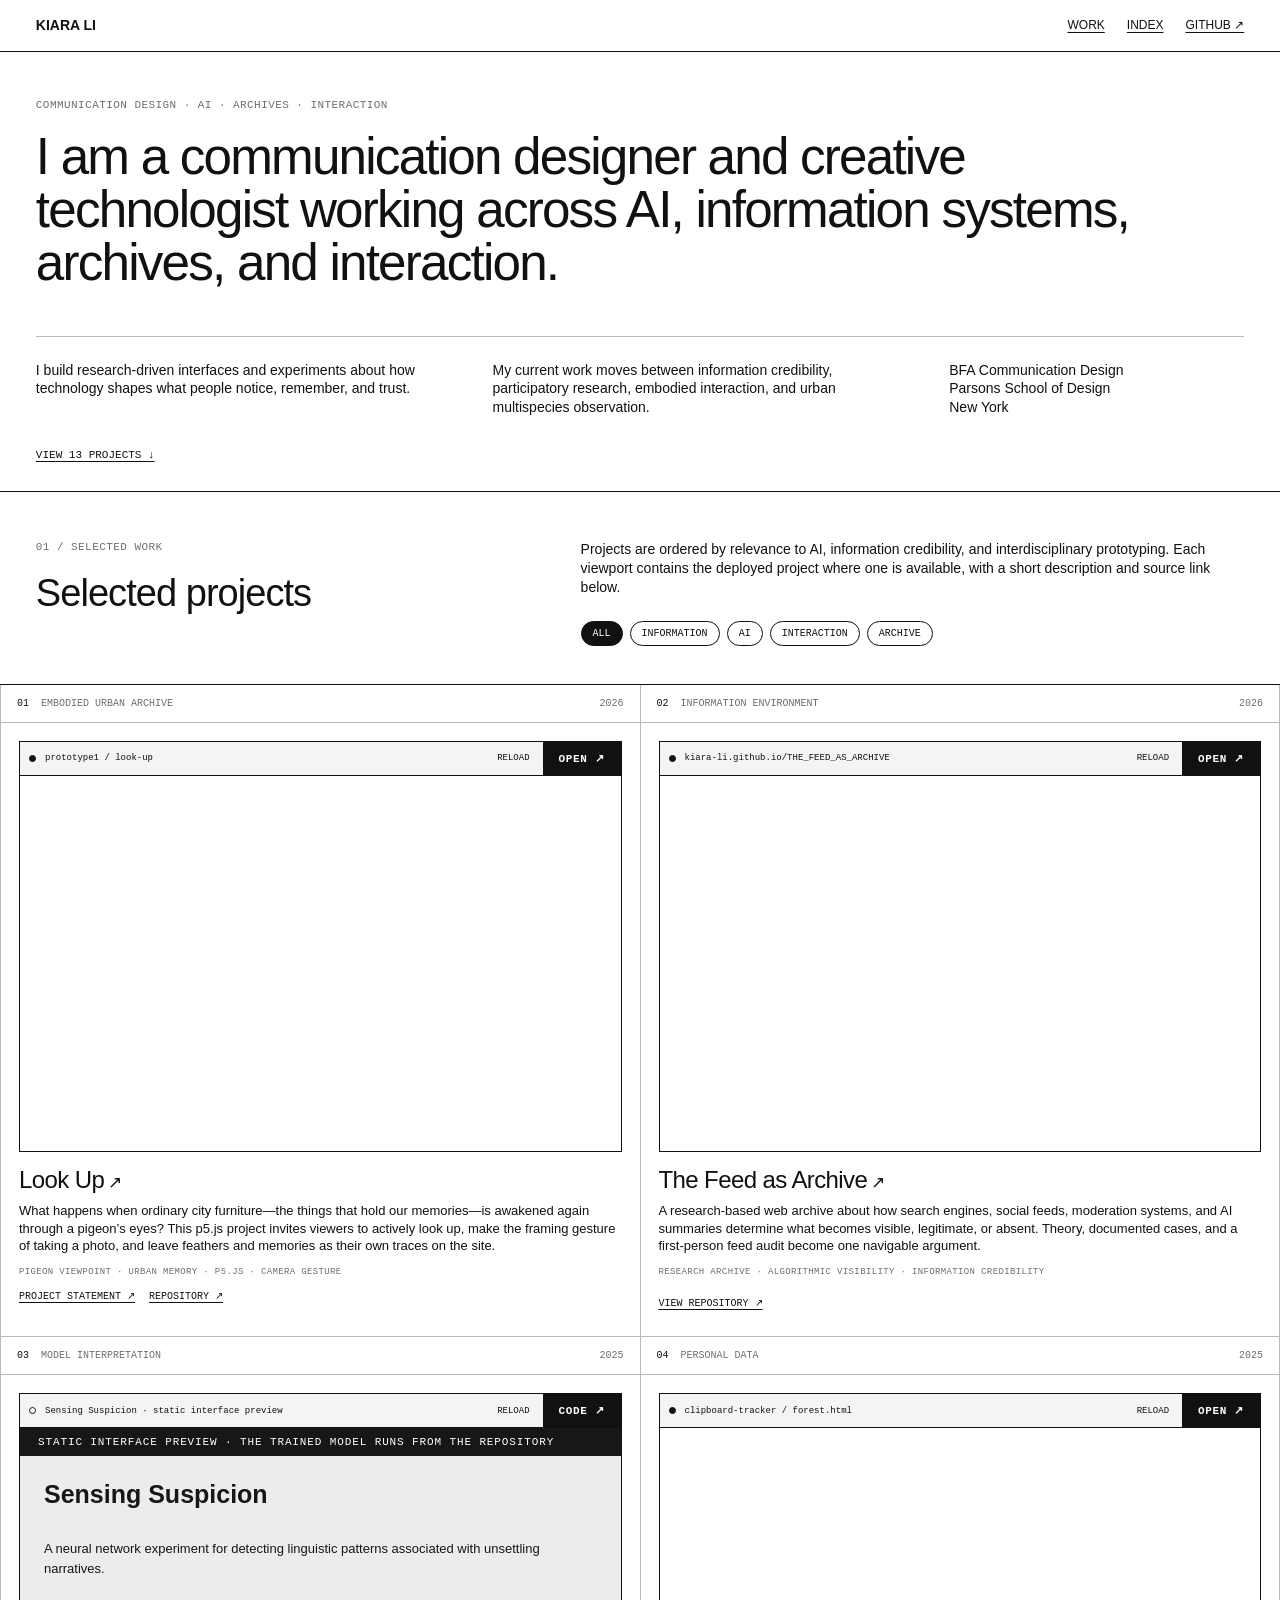
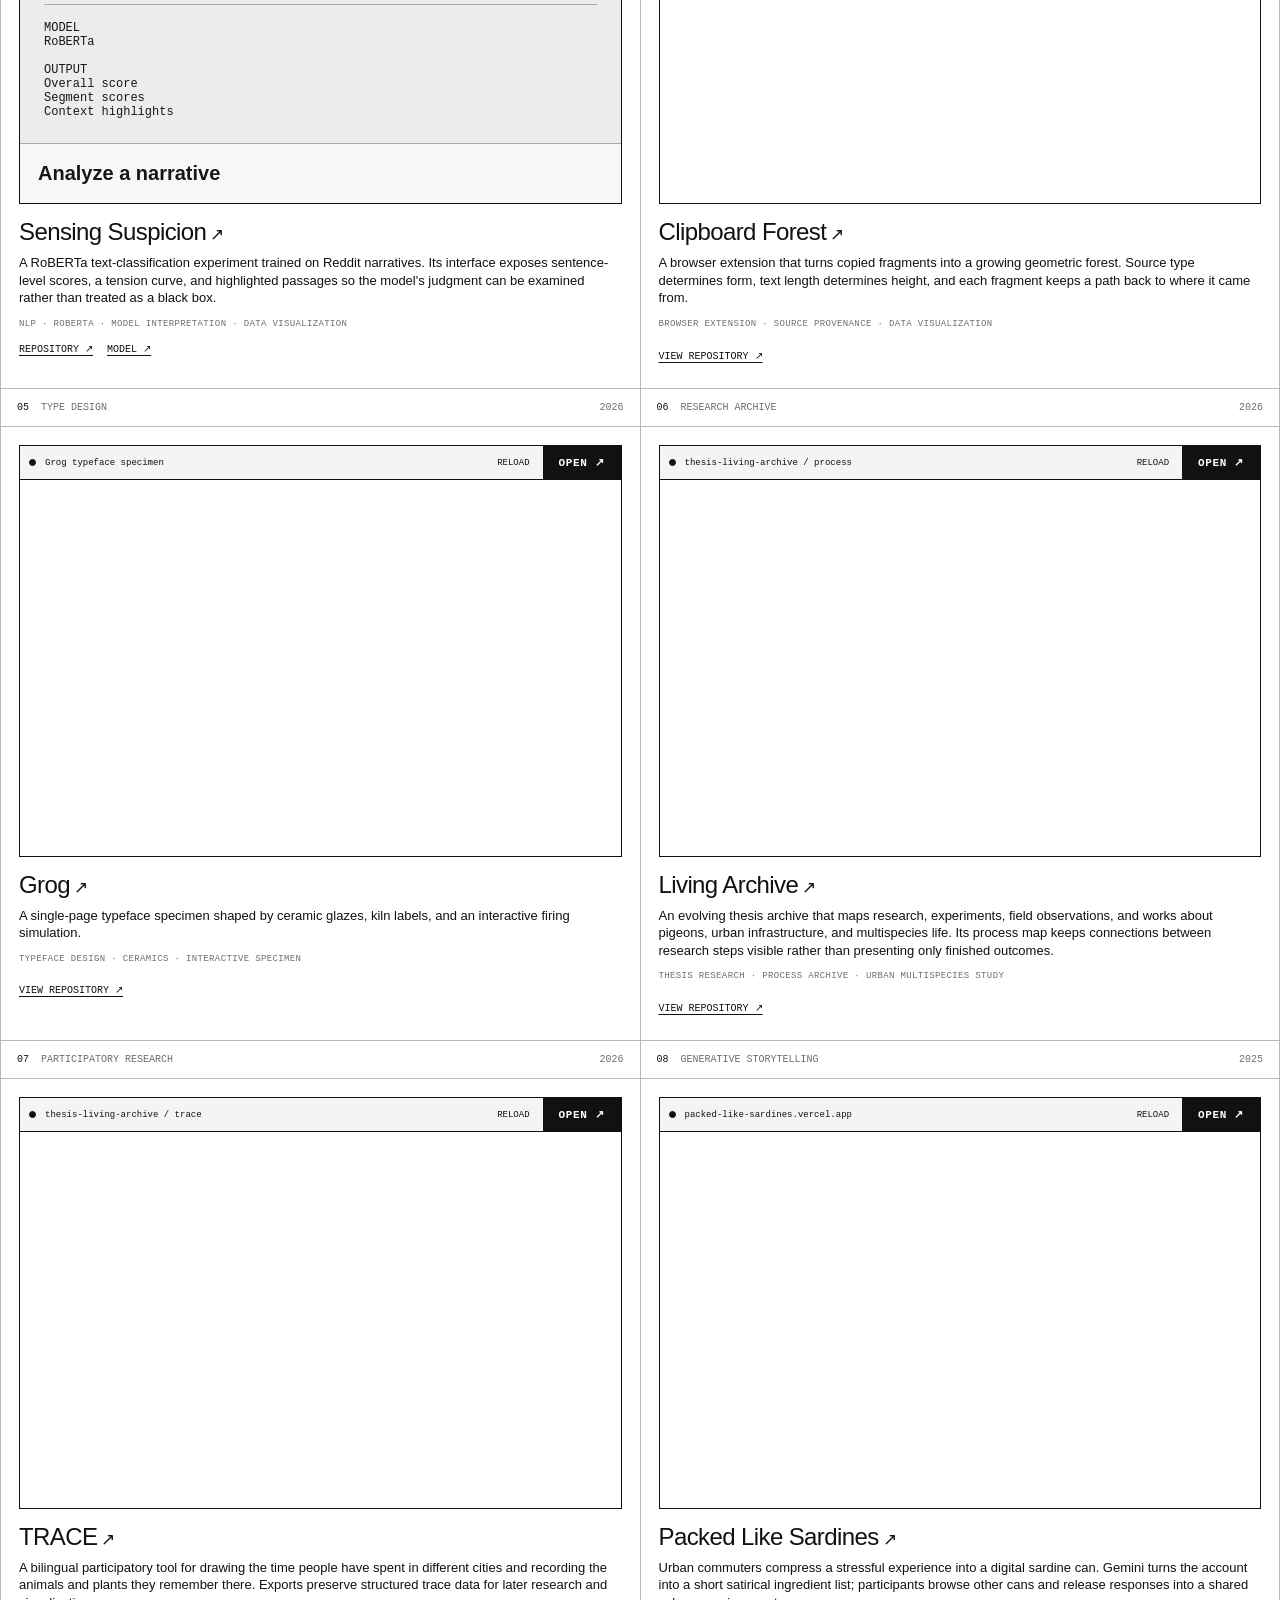
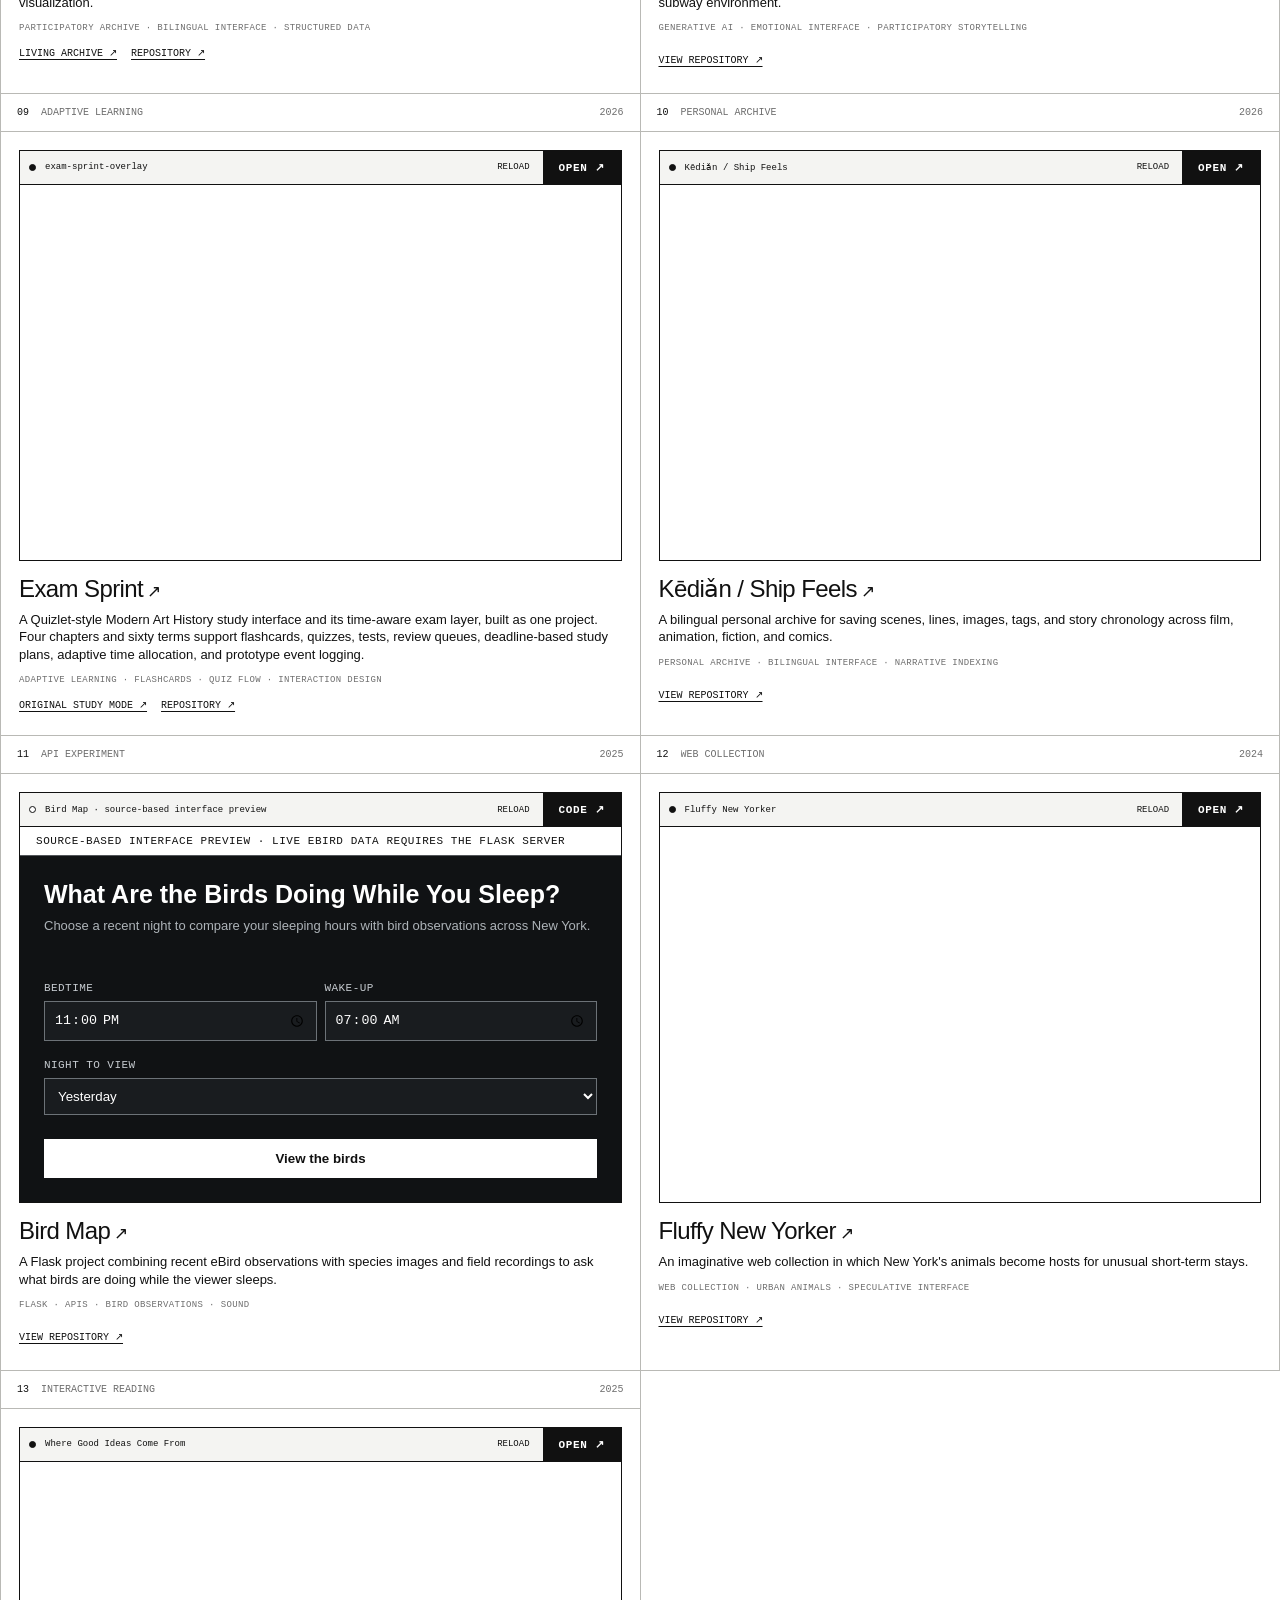
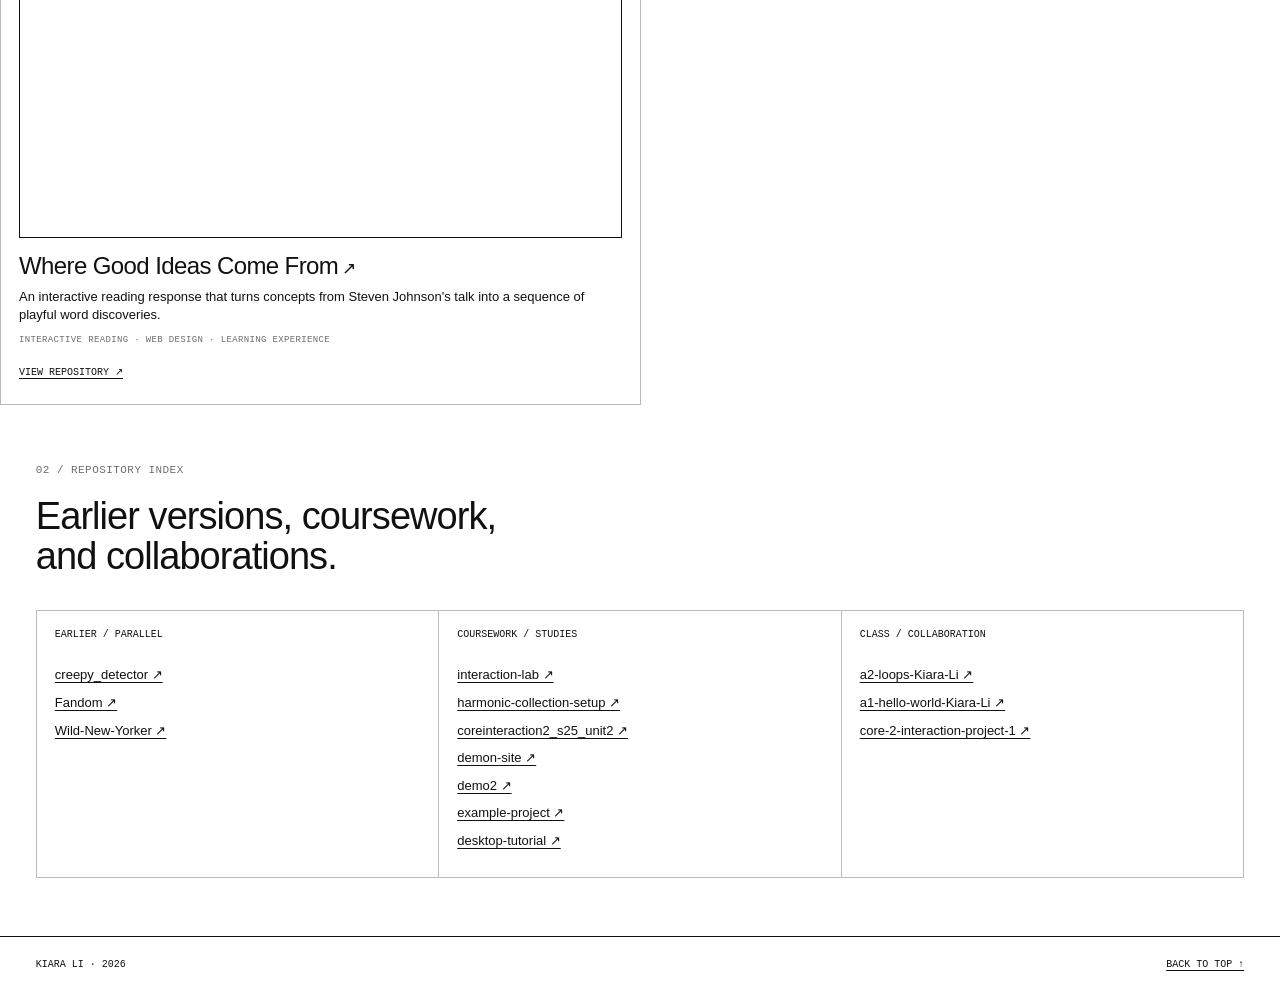
<file: index.html>
<!doctype html>
<html lang="en">
<head>
  <meta charset="utf-8">
  <meta name="viewport" content="width=device-width, initial-scale=1">
  <meta name="description" content="Kiara Li — communication design, AI, archives, interaction, and urban systems.">
  <title>Kiara Li — Selected Work</title>
  <link rel="stylesheet" href="styles.css">
</head>
<body>
  <header class="site-header">
    <a class="wordmark" href="#top">KIARA LI</a>
    <nav aria-label="Primary navigation">
      <a href="#work">Work</a>
      <a href="#index">Index</a>
      <a href="https://github.com/Kiara-Li" target="_blank" rel="noreferrer">GitHub ↗</a>
    </nav>
  </header>

  <main id="top">
    <section class="hero" aria-labelledby="hero-title">
      <div class="hero-copy">
        <p class="eyebrow">Communication design · AI · archives · interaction</p>
        <h1 id="hero-title">I am a communication designer and creative technologist working across AI, information systems, archives, and interaction.</h1>
      </div>
      <div class="hero-details">
        <p>I build research-driven interfaces and experiments about how technology shapes what people notice, remember, and trust.</p>
        <p>My current work moves between information credibility, participatory research, embodied interaction, and urban multispecies observation.</p>
        <p>BFA Communication Design<br>Parsons School of Design<br>New York</p>
      </div>
      <a class="down" href="#work">View 13 projects ↓</a>
    </section>

    <section class="work-intro" id="work" aria-labelledby="work-heading">
      <div>
        <p class="section-no">01 / SELECTED WORK</p>
        <h2 id="work-heading">Selected projects</h2>
      </div>
      <div>
        <p>Projects are ordered by relevance to AI, information credibility, and interdisciplinary prototyping. Each viewport contains the deployed project where one is available, with a short description and source link below.</p>
        <div class="filters" aria-label="Filter projects">
          <button class="filter is-active" type="button" data-filter="all">All</button>
          <button class="filter" type="button" data-filter="information">Information</button>
          <button class="filter" type="button" data-filter="ai">AI</button>
          <button class="filter" type="button" data-filter="interaction">Interaction</button>
          <button class="filter" type="button" data-filter="archive">Archive</button>
        </div>
      </div>
    </section>

    <section class="projects" aria-label="Selected projects">
      <article class="project" data-categories="interaction archive">
        <div class="project-meta"><span>01</span><span>Embodied urban archive</span><span>2026</span></div>
        <div class="project-body">
          <div class="viewport" data-url="https://kiara-li.github.io/prototype1/look-up/">
            <div class="browser-bar"><span class="live-dot"></span><span class="address">prototype1 / look-up</span><button class="reload" type="button">Reload</button><a href="https://kiara-li.github.io/prototype1/look-up/" target="_blank" rel="noreferrer">Open ↗</a></div>
            <div class="frame-stage"><p class="loading">Loading Look Up…</p><iframe data-src="https://kiara-li.github.io/prototype1/look-up/" title="Look Up live preview" loading="lazy" allow="camera; microphone; autoplay; fullscreen; accelerometer; gyroscope"></iframe></div>
          </div>
          <div class="project-text"><h3><a href="https://kiara-li.github.io/prototype1/look-up/" target="_blank" rel="noreferrer">Look Up</a></h3><p>What happens when ordinary city furniture—the things that hold our memories—is awakened again through a pigeon’s eyes? This p5.js project invites viewers to actively look up, make the framing gesture of taking a photo, and leave feathers and memories as their own traces on the site.</p><p class="tags">Pigeon viewpoint · urban memory · p5.js · camera gesture</p><div class="links"><a href="https://kiara-li.github.io/thesis-living-archive/works/prototype-1/" target="_blank" rel="noreferrer">Project statement ↗</a><a href="https://github.com/Kiara-Li/prototype1" target="_blank" rel="noreferrer">Repository ↗</a></div></div>
        </div>
      </article>

      <article class="project" data-categories="information archive ai">
        <div class="project-meta"><span>02</span><span>Information environment</span><span>2026</span></div>
        <div class="project-body">
          <div class="viewport" data-url="https://kiara-li.github.io/THE_FEED_AS_ARCHIVE/">
            <div class="browser-bar"><span class="live-dot"></span><span class="address">kiara-li.github.io/THE_FEED_AS_ARCHIVE</span><button class="reload" type="button">Reload</button><a href="https://kiara-li.github.io/THE_FEED_AS_ARCHIVE/" target="_blank" rel="noreferrer">Open ↗</a></div>
            <div class="frame-stage"><p class="loading">Loading live archive…</p><iframe data-src="https://kiara-li.github.io/THE_FEED_AS_ARCHIVE/" title="The Feed as Archive live preview" loading="lazy"></iframe></div>
          </div>
          <div class="project-text"><h3><a href="https://kiara-li.github.io/THE_FEED_AS_ARCHIVE/" target="_blank" rel="noreferrer">The Feed as Archive</a></h3><p>A research-based web archive about how search engines, social feeds, moderation systems, and AI summaries determine what becomes visible, legitimate, or absent. Theory, documented cases, and a first-person feed audit become one navigable argument.</p><p class="tags">Research archive · algorithmic visibility · information credibility</p><a href="https://github.com/Kiara-Li/THE_FEED_AS_ARCHIVE" target="_blank" rel="noreferrer">View repository ↗</a></div>
        </div>
      </article>

      <article class="project" data-categories="information ai">
        <div class="project-meta"><span>03</span><span>Model interpretation</span><span>2025</span></div>
        <div class="project-body">
          <div class="viewport is-static" data-url="previews/sensing-suspicion.html">
            <div class="browser-bar"><span class="static-dot"></span><span class="address">Sensing Suspicion · static interface preview</span><button class="reload" type="button">Reload</button><a href="https://github.com/Kiara-Li/Sensing-Suspicion" target="_blank" rel="noreferrer">Code ↗</a></div>
            <div class="frame-stage"><p class="loading">Loading interface preview…</p><iframe data-src="previews/sensing-suspicion.html" title="Sensing Suspicion static interface preview" loading="lazy"></iframe></div>
          </div>
          <div class="project-text"><h3><a href="https://github.com/Kiara-Li/Sensing-Suspicion" target="_blank" rel="noreferrer">Sensing Suspicion</a></h3><p>A RoBERTa text-classification experiment trained on Reddit narratives. Its interface exposes sentence-level scores, a tension curve, and highlighted passages so the model's judgment can be examined rather than treated as a black box.</p><p class="tags">NLP · RoBERTa · model interpretation · data visualization</p><div class="links"><a href="https://github.com/Kiara-Li/Sensing-Suspicion" target="_blank" rel="noreferrer">Repository ↗</a><a href="https://huggingface.co/KiaraLi2025/creepy-roberta/tree/main" target="_blank" rel="noreferrer">Model ↗</a></div></div>
        </div>
      </article>

      <article class="project" data-categories="information archive interaction">
        <div class="project-meta"><span>04</span><span>Personal data</span><span>2025</span></div>
        <div class="project-body">
          <div class="viewport" data-url="https://kiara-li.github.io/clipboard-tracker/forest.html">
            <div class="browser-bar"><span class="live-dot"></span><span class="address">clipboard-tracker / forest.html</span><button class="reload" type="button">Reload</button><a href="https://kiara-li.github.io/clipboard-tracker/forest.html" target="_blank" rel="noreferrer">Open ↗</a></div>
            <div class="frame-stage"><p class="loading">Loading extension interface…</p><iframe data-src="https://kiara-li.github.io/clipboard-tracker/forest.html" title="Clipboard Forest interface preview" loading="lazy"></iframe></div>
          </div>
          <div class="project-text"><h3><a href="https://kiara-li.github.io/clipboard-tracker/forest.html" target="_blank" rel="noreferrer">Clipboard Forest</a></h3><p>A browser extension that turns copied fragments into a growing geometric forest. Source type determines form, text length determines height, and each fragment keeps a path back to where it came from.</p><p class="tags">Browser extension · source provenance · data visualization</p><a href="https://github.com/Kiara-Li/clipboard-tracker" target="_blank" rel="noreferrer">View repository ↗</a></div>
        </div>
      </article>

      <article class="project" data-categories="interaction">
        <div class="project-meta"><span>05</span><span>Type design</span><span>2026</span></div>
        <div class="project-body">
          <div class="viewport" data-url="https://kiara-li.github.io/Grog/">
            <div class="browser-bar"><span class="live-dot"></span><span class="address">Grog typeface specimen</span><button class="reload" type="button">Reload</button><a href="https://kiara-li.github.io/Grog/" target="_blank" rel="noreferrer">Open ↗</a></div>
            <div class="frame-stage"><p class="loading">Loading live specimen…</p><iframe data-src="https://kiara-li.github.io/Grog/" title="Grog typeface live preview" loading="lazy"></iframe></div>
          </div>
          <div class="project-text"><h3><a href="https://kiara-li.github.io/Grog/" target="_blank" rel="noreferrer">Grog</a></h3><p>A single-page typeface specimen shaped by ceramic glazes, kiln labels, and an interactive firing simulation.</p><p class="tags">Typeface design · ceramics · interactive specimen</p><a href="https://github.com/Kiara-Li/Grog" target="_blank" rel="noreferrer">View repository ↗</a></div>
        </div>
      </article>

      <article class="project" data-categories="archive information interaction">
        <div class="project-meta"><span>06</span><span>Research archive</span><span>2026</span></div>
        <div class="project-body">
          <div class="viewport" data-url="https://kiara-li.github.io/thesis-living-archive/">
            <div class="browser-bar"><span class="live-dot"></span><span class="address">thesis-living-archive / process</span><button class="reload" type="button">Reload</button><a href="https://kiara-li.github.io/thesis-living-archive/" target="_blank" rel="noreferrer">Open ↗</a></div>
            <div class="frame-stage"><p class="loading">Loading living archive…</p><iframe data-src="https://kiara-li.github.io/thesis-living-archive/" title="Living Archive live preview" loading="lazy"></iframe></div>
          </div>
          <div class="project-text"><h3><a href="https://kiara-li.github.io/thesis-living-archive/" target="_blank" rel="noreferrer">Living Archive</a></h3><p>An evolving thesis archive that maps research, experiments, field observations, and works about pigeons, urban infrastructure, and multispecies life. Its process map keeps connections between research steps visible rather than presenting only finished outcomes.</p><p class="tags">Thesis research · process archive · urban multispecies study</p><a href="https://github.com/Kiara-Li/thesis-living-archive" target="_blank" rel="noreferrer">View repository ↗</a></div>
        </div>
      </article>

      <article class="project" data-categories="archive information interaction">
        <div class="project-meta"><span>07</span><span>Participatory research</span><span>2026</span></div>
        <div class="project-body">
          <div class="viewport" data-url="https://kiara-li.github.io/thesis-living-archive/trace/">
            <div class="browser-bar"><span class="live-dot"></span><span class="address">thesis-living-archive / trace</span><button class="reload" type="button">Reload</button><a href="https://kiara-li.github.io/thesis-living-archive/trace/" target="_blank" rel="noreferrer">Open ↗</a></div>
            <div class="frame-stage"><p class="loading">Loading live participant tool…</p><iframe data-src="https://kiara-li.github.io/thesis-living-archive/trace/" title="TRACE live preview" loading="lazy"></iframe></div>
          </div>
          <div class="project-text"><h3><a href="https://kiara-li.github.io/thesis-living-archive/trace/" target="_blank" rel="noreferrer">TRACE</a></h3><p>A bilingual participatory tool for drawing the time people have spent in different cities and recording the animals and plants they remember there. Exports preserve structured trace data for later research and visualization.</p><p class="tags">Participatory archive · bilingual interface · structured data</p><div class="links"><a href="https://kiara-li.github.io/thesis-living-archive/" target="_blank" rel="noreferrer">Living Archive ↗</a><a href="https://github.com/Kiara-Li/thesis-living-archive" target="_blank" rel="noreferrer">Repository ↗</a></div></div>
        </div>
      </article>

      <article class="project" data-categories="ai archive interaction">
        <div class="project-meta"><span>08</span><span>Generative storytelling</span><span>2025</span></div>
        <div class="project-body">
          <div class="viewport" data-url="https://packed-like-sardines.vercel.app/">
            <div class="browser-bar"><span class="live-dot"></span><span class="address">packed-like-sardines.vercel.app</span><button class="reload" type="button">Reload</button><a href="https://packed-like-sardines.vercel.app/" target="_blank" rel="noreferrer">Open ↗</a></div>
            <div class="frame-stage"><p class="loading">Loading live project…</p><iframe data-src="https://packed-like-sardines.vercel.app/" title="Packed Like Sardines live preview" loading="lazy"></iframe></div>
          </div>
          <div class="project-text"><h3><a href="https://packed-like-sardines.vercel.app/" target="_blank" rel="noreferrer">Packed Like Sardines</a></h3><p>Urban commuters compress a stressful experience into a digital sardine can. Gemini turns the account into a short satirical ingredient list; participants browse other cans and release responses into a shared subway environment.</p><p class="tags">Generative AI · emotional interface · participatory storytelling</p><a href="https://github.com/Kiara-Li/packed-like-sardines" target="_blank" rel="noreferrer">View repository ↗</a></div>
        </div>
      </article>

      <article class="project" data-categories="interaction information">
        <div class="project-meta"><span>09</span><span>Adaptive learning</span><span>2026</span></div>
        <div class="project-body">
          <div class="viewport" data-url="https://kiara-li.github.io/Kiara-Li-exam-sprint-overlay/">
            <div class="browser-bar"><span class="live-dot"></span><span class="address">exam-sprint-overlay</span><button class="reload" type="button">Reload</button><a href="https://kiara-li.github.io/Kiara-Li-exam-sprint-overlay/" target="_blank" rel="noreferrer">Open ↗</a></div>
            <div class="frame-stage"><p class="loading">Loading live prototype…</p><iframe data-src="https://kiara-li.github.io/Kiara-Li-exam-sprint-overlay/" title="Exam Sprint live preview" loading="lazy"></iframe></div>
          </div>
          <div class="project-text"><h3><a href="https://kiara-li.github.io/Kiara-Li-exam-sprint-overlay/" target="_blank" rel="noreferrer">Exam Sprint</a></h3><p>A Quizlet-style Modern Art History study interface and its time-aware exam layer, built as one project. Four chapters and sixty terms support flashcards, quizzes, tests, review queues, deadline-based study plans, adaptive time allocation, and prototype event logging.</p><p class="tags">Adaptive learning · flashcards · quiz flow · interaction design</p><div class="links"><a href="https://kiara-li.github.io/Kiara-Li-exam-sprint-overlay/?mode=original" target="_blank" rel="noreferrer">Original study mode ↗</a><a href="https://github.com/Kiara-Li/Kiara-Li-exam-sprint-overlay" target="_blank" rel="noreferrer">Repository ↗</a></div></div>
        </div>
      </article>

      <article class="project" data-categories="archive interaction">
        <div class="project-meta"><span>10</span><span>Personal archive</span><span>2026</span></div>
        <div class="project-body">
          <div class="viewport" data-url="https://kiara-li.github.io/ship-feels/">
            <div class="browser-bar"><span class="live-dot"></span><span class="address">Kēdiǎn / Ship Feels</span><button class="reload" type="button">Reload</button><a href="https://kiara-li.github.io/ship-feels/" target="_blank" rel="noreferrer">Open ↗</a></div>
            <div class="frame-stage"><p class="loading">Loading live archive…</p><iframe data-src="https://kiara-li.github.io/ship-feels/" title="Kēdiǎn live preview" loading="lazy"></iframe></div>
          </div>
          <div class="project-text"><h3><a href="https://kiara-li.github.io/ship-feels/" target="_blank" rel="noreferrer">Kēdiǎn / Ship Feels</a></h3><p>A bilingual personal archive for saving scenes, lines, images, tags, and story chronology across film, animation, fiction, and comics.</p><p class="tags">Personal archive · bilingual interface · narrative indexing</p><a href="https://github.com/Kiara-Li/ship-feels" target="_blank" rel="noreferrer">View repository ↗</a></div>
        </div>
      </article>

      <article class="project" data-categories="information interaction">
        <div class="project-meta"><span>11</span><span>API experiment</span><span>2025</span></div>
        <div class="project-body">
          <div class="viewport is-static" data-url="previews/bird-map.html">
            <div class="browser-bar"><span class="static-dot"></span><span class="address">Bird Map · source-based interface preview</span><button class="reload" type="button">Reload</button><a href="https://github.com/Kiara-Li/flask_Midterm_ebird" target="_blank" rel="noreferrer">Code ↗</a></div>
            <div class="frame-stage"><p class="loading">Loading interface preview…</p><iframe data-src="previews/bird-map.html" title="Bird Map static interface preview" loading="lazy"></iframe></div>
          </div>
          <div class="project-text"><h3><a href="https://github.com/Kiara-Li/flask_Midterm_ebird" target="_blank" rel="noreferrer">Bird Map</a></h3><p>A Flask project combining recent eBird observations with species images and field recordings to ask what birds are doing while the viewer sleeps.</p><p class="tags">Flask · APIs · bird observations · sound</p><a href="https://github.com/Kiara-Li/flask_Midterm_ebird" target="_blank" rel="noreferrer">View repository ↗</a></div>
        </div>
      </article>

      <article class="project" data-categories="archive interaction">
        <div class="project-meta"><span>12</span><span>Web collection</span><span>2024</span></div>
        <div class="project-body">
          <div class="viewport" data-url="https://kiara-li.github.io/fluffy-new-yorker/">
            <div class="browser-bar"><span class="live-dot"></span><span class="address">Fluffy New Yorker</span><button class="reload" type="button">Reload</button><a href="https://kiara-li.github.io/fluffy-new-yorker/" target="_blank" rel="noreferrer">Open ↗</a></div>
            <div class="frame-stage"><p class="loading">Loading live collection…</p><iframe data-src="https://kiara-li.github.io/fluffy-new-yorker/" title="Fluffy New Yorker live preview" loading="lazy"></iframe></div>
          </div>
          <div class="project-text"><h3><a href="https://kiara-li.github.io/fluffy-new-yorker/" target="_blank" rel="noreferrer">Fluffy New Yorker</a></h3><p>An imaginative web collection in which New York's animals become hosts for unusual short-term stays.</p><p class="tags">Web collection · urban animals · speculative interface</p><a href="https://github.com/Kiara-Li/fluffy-new-yorker" target="_blank" rel="noreferrer">View repository ↗</a></div>
        </div>
      </article>

      <article class="project" data-categories="information interaction">
        <div class="project-meta"><span>13</span><span>Interactive reading</span><span>2025</span></div>
        <div class="project-body">
          <div class="viewport" data-url="https://kiara-li.github.io/Where-good-ideas-come-from/">
            <div class="browser-bar"><span class="live-dot"></span><span class="address">Where Good Ideas Come From</span><button class="reload" type="button">Reload</button><a href="https://kiara-li.github.io/Where-good-ideas-come-from/" target="_blank" rel="noreferrer">Open ↗</a></div>
            <div class="frame-stage"><p class="loading">Loading live project…</p><iframe data-src="https://kiara-li.github.io/Where-good-ideas-come-from/" title="Where Good Ideas Come From live preview" loading="lazy"></iframe></div>
          </div>
          <div class="project-text"><h3><a href="https://kiara-li.github.io/Where-good-ideas-come-from/" target="_blank" rel="noreferrer">Where Good Ideas Come From</a></h3><p>An interactive reading response that turns concepts from Steven Johnson's talk into a sequence of playful word discoveries.</p><p class="tags">Interactive reading · web design · learning experience</p><a href="https://github.com/Kiara-Li/Where-good-ideas-come-from" target="_blank" rel="noreferrer">View repository ↗</a></div>
        </div>
      </article>

    </section>

    <section class="repo-index" id="index" aria-labelledby="index-heading">
      <p class="section-no">02 / REPOSITORY INDEX</p>
      <h2 id="index-heading">Earlier versions, coursework,<br>and collaborations.</h2>
      <div class="repo-groups">
        <div><h3>Earlier / parallel</h3><a href="https://github.com/Kiara-Li/creepy_detector">creepy_detector ↗</a><a href="https://github.com/Kiara-Li/Fandom">Fandom ↗</a><a href="https://github.com/Kiara-Li/Wild-New-Yorker">Wild-New-Yorker ↗</a></div>
        <div><h3>Coursework / studies</h3><a href="https://github.com/Kiara-Li/interaction-lab">interaction-lab ↗</a><a href="https://github.com/Kiara-Li/harmonic-collection-setup">harmonic-collection-setup ↗</a><a href="https://github.com/Kiara-Li/coreinteraction2_s25_unit2">coreinteraction2_s25_unit2 ↗</a><a href="https://github.com/Kiara-Li/demon-site">demon-site ↗</a><a href="https://github.com/Kiara-Li/demo2">demo2 ↗</a><a href="https://github.com/Kiara-Li/example-project">example-project ↗</a><a href="https://github.com/Kiara-Li/desktop-tutorial">desktop-tutorial ↗</a></div>
        <div><h3>Class / collaboration</h3><a href="https://github.com/psam3210/a2-loops-Kiara-Li">a2-loops-Kiara-Li ↗</a><a href="https://github.com/psam3210/a1-hello-world-Kiara-Li">a1-hello-world-Kiara-Li ↗</a><a href="https://github.com/leylaougral/core-2-interaction-project-1">core-2-interaction-project-1 ↗</a></div>
      </div>
    </section>
  </main>

  <footer><span>Kiara Li · 2026</span><a href="#top">Back to top ↑</a></footer>
  <script src="script.js"></script>
</body>
</html>
</file>
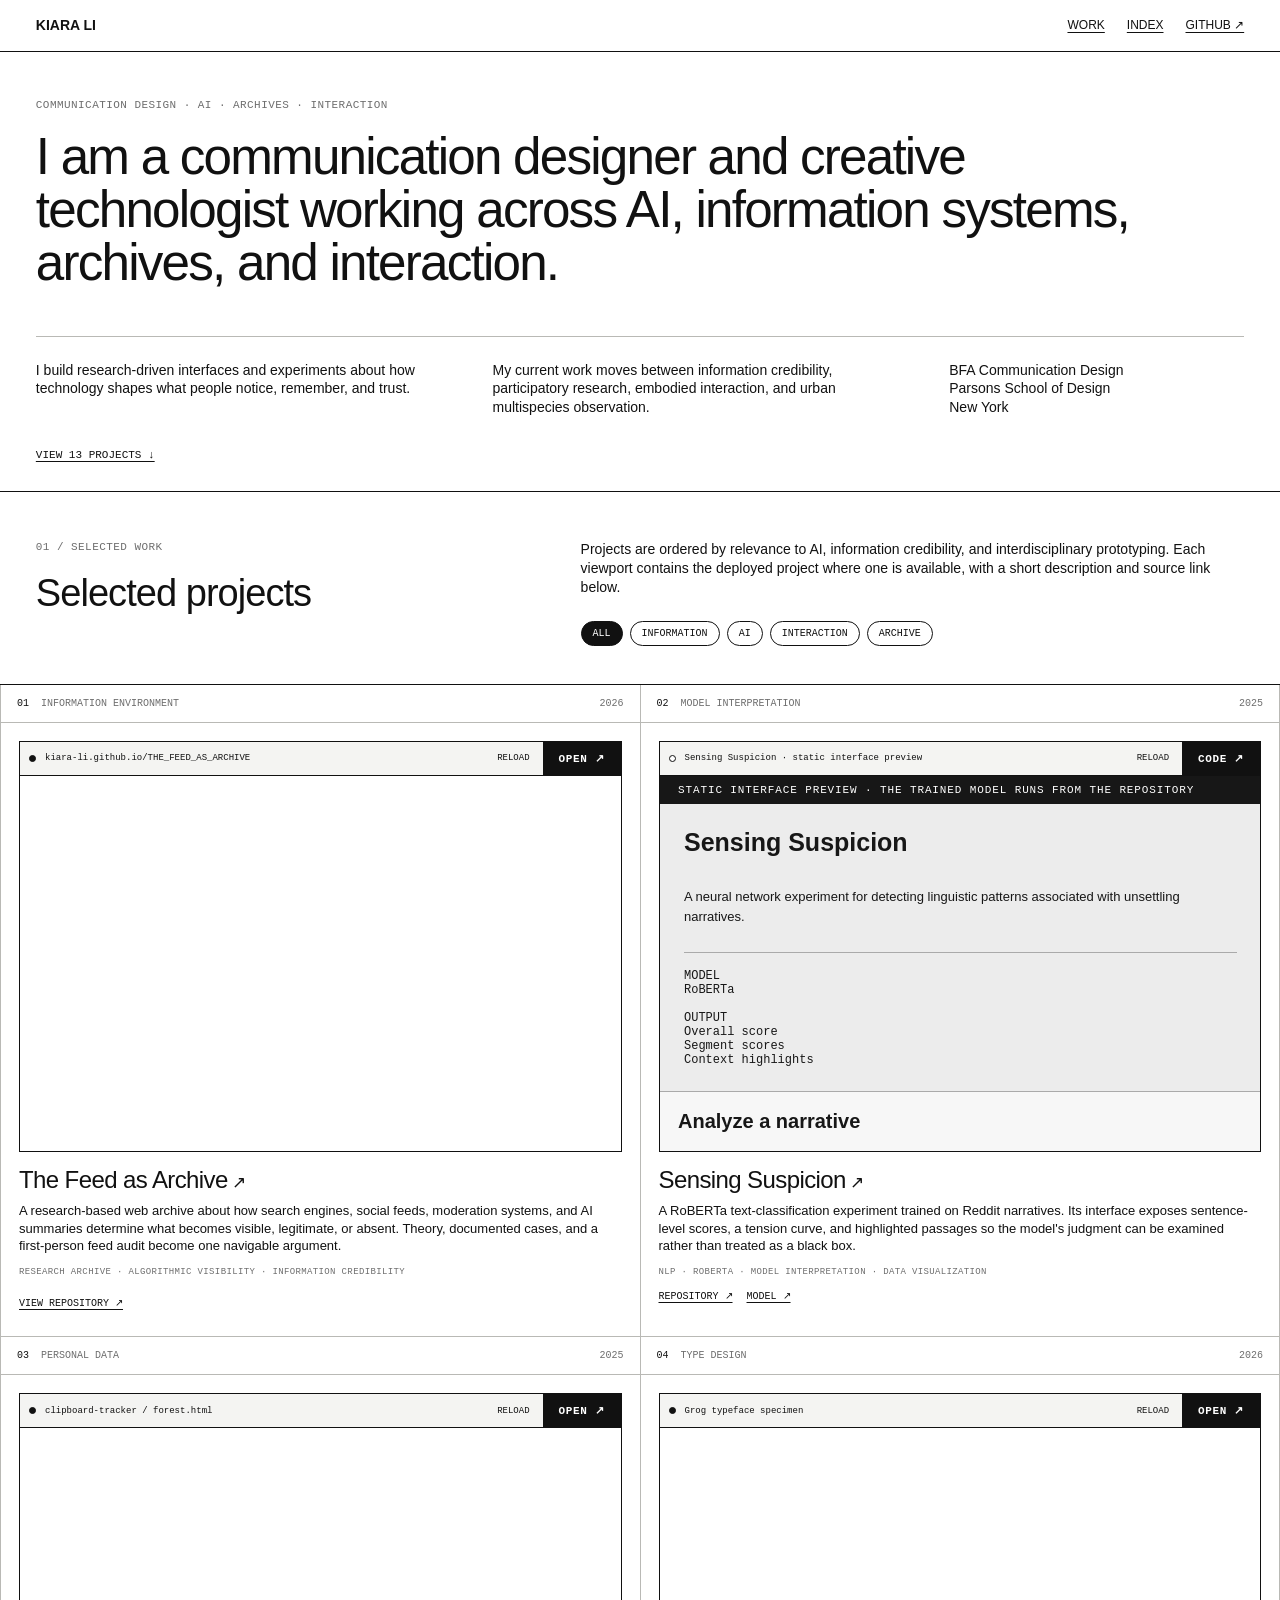
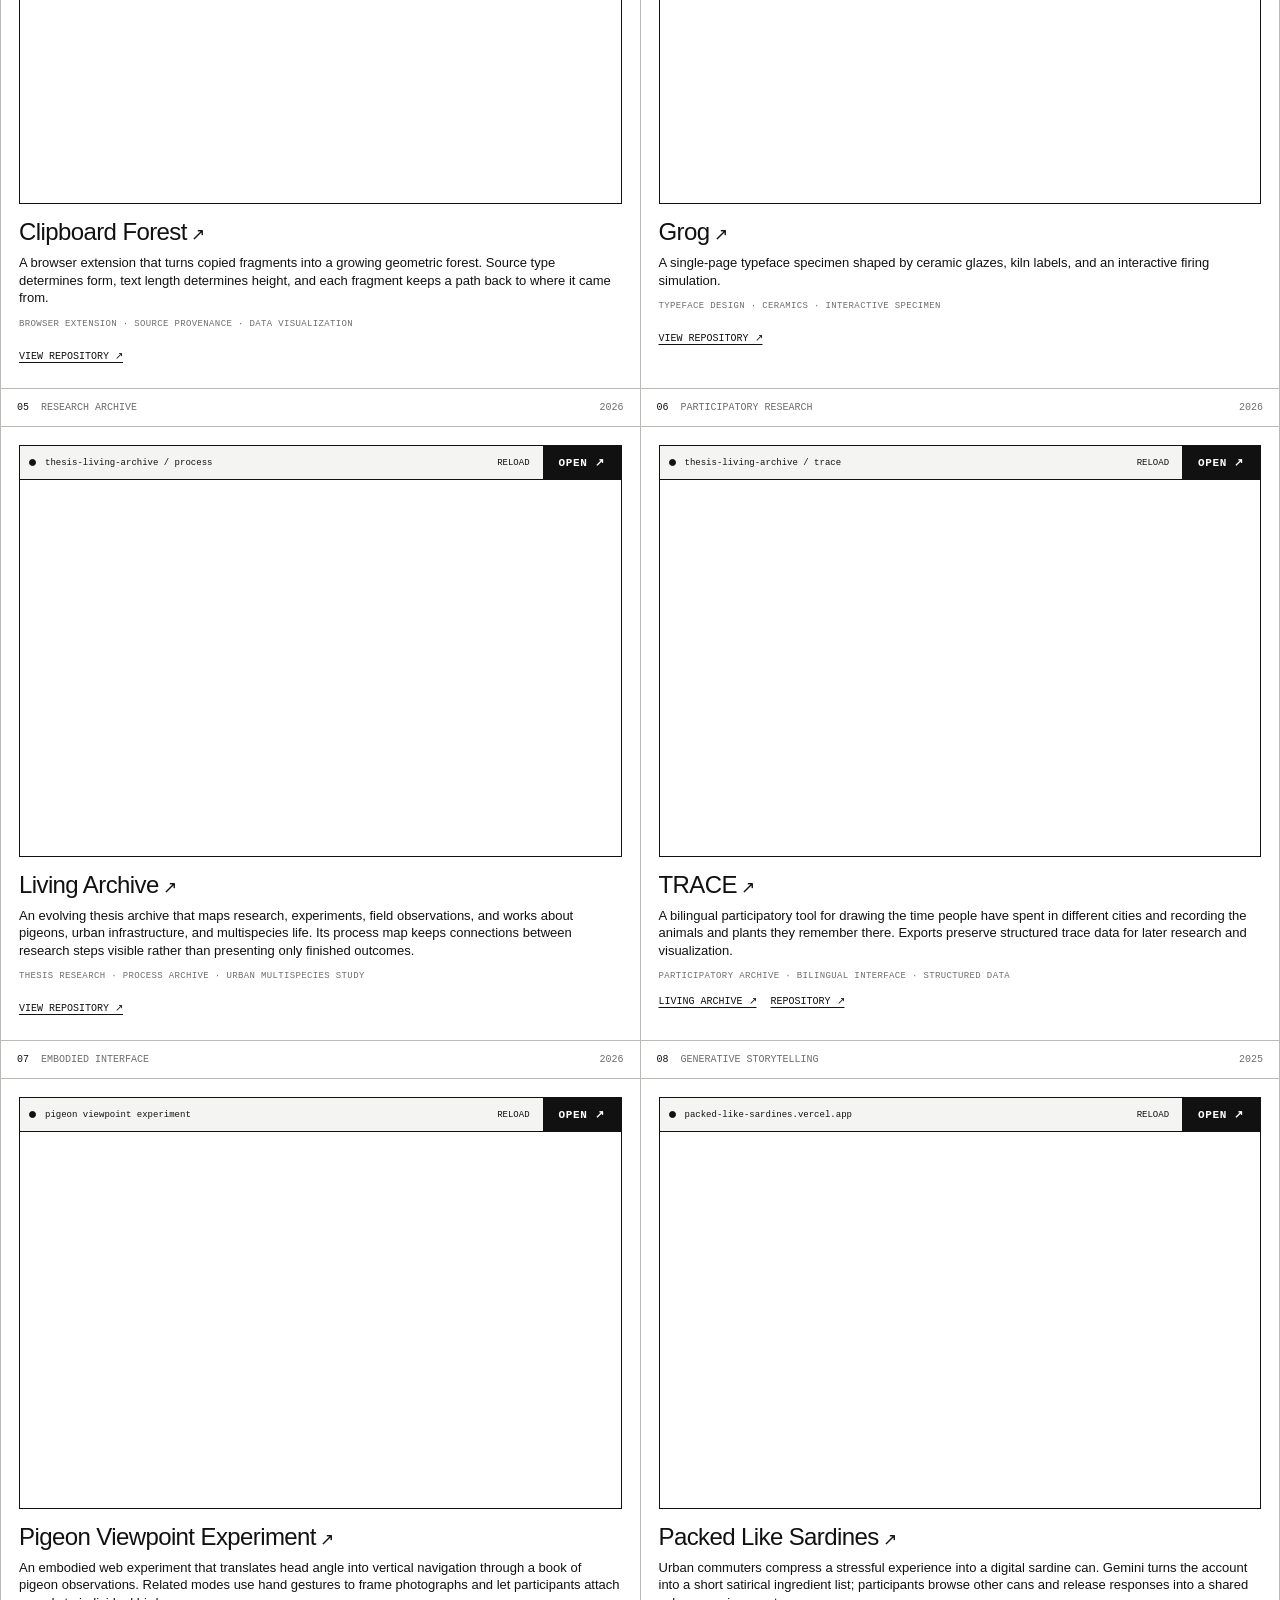
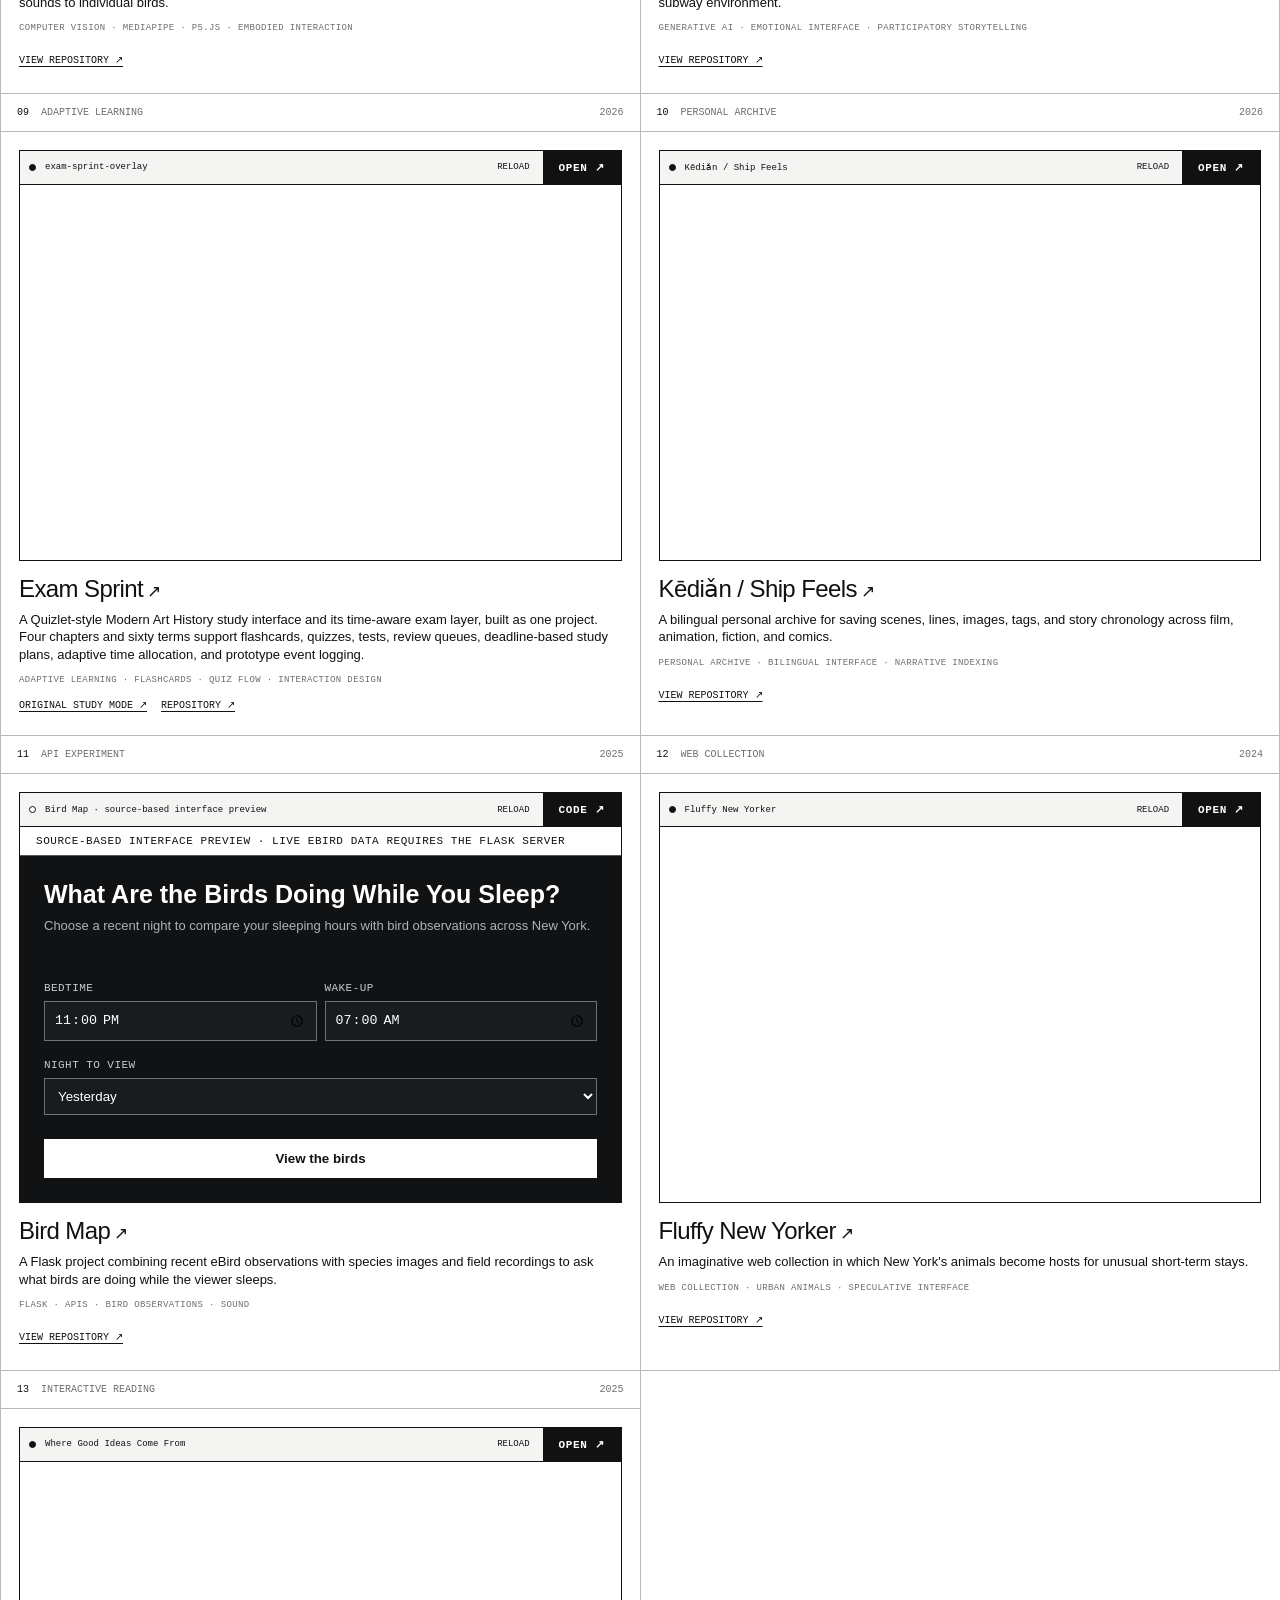
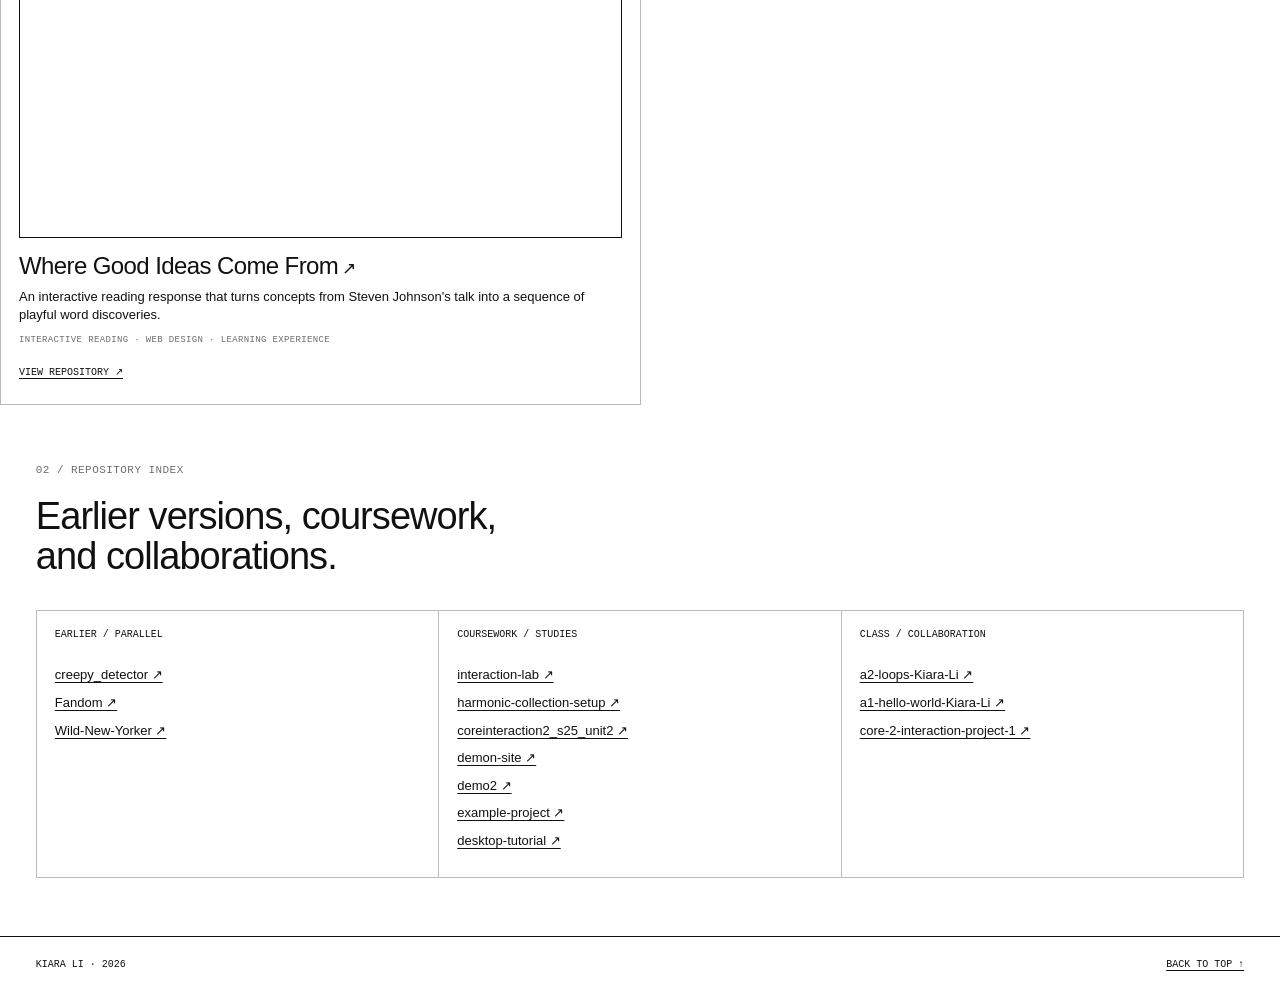
<file: Kiara-Li/index.html>
<!doctype html>
<html lang="en">
<head>
  <meta charset="utf-8">
  <meta name="viewport" content="width=device-width, initial-scale=1">
  <meta name="description" content="Kiara Li — communication design, AI, archives, interaction, and urban systems.">
  <title>Kiara Li — Selected Work</title>
  <link rel="stylesheet" href="styles.css">
</head>
<body>
  <header class="site-header">
    <a class="wordmark" href="#top">KIARA LI</a>
    <nav aria-label="Primary navigation">
      <a href="#work">Work</a>
      <a href="#index">Index</a>
      <a href="https://github.com/Kiara-Li" target="_blank" rel="noreferrer">GitHub ↗</a>
    </nav>
  </header>

  <main id="top">
    <section class="hero" aria-labelledby="hero-title">
      <div class="hero-copy">
        <p class="eyebrow">Communication design · AI · archives · interaction</p>
        <h1 id="hero-title">I am a communication designer and creative technologist working across AI, information systems, archives, and interaction.</h1>
      </div>
      <div class="hero-details">
        <p>I build research-driven interfaces and experiments about how technology shapes what people notice, remember, and trust.</p>
        <p>My current work moves between information credibility, participatory research, embodied interaction, and urban multispecies observation.</p>
        <p>BFA Communication Design<br>Parsons School of Design<br>New York</p>
      </div>
      <a class="down" href="#work">View 13 projects ↓</a>
    </section>

    <section class="work-intro" id="work" aria-labelledby="work-heading">
      <div>
        <p class="section-no">01 / SELECTED WORK</p>
        <h2 id="work-heading">Selected projects</h2>
      </div>
      <div>
        <p>Projects are ordered by relevance to AI, information credibility, and interdisciplinary prototyping. Each viewport contains the deployed project where one is available, with a short description and source link below.</p>
        <div class="filters" aria-label="Filter projects">
          <button class="filter is-active" type="button" data-filter="all">All</button>
          <button class="filter" type="button" data-filter="information">Information</button>
          <button class="filter" type="button" data-filter="ai">AI</button>
          <button class="filter" type="button" data-filter="interaction">Interaction</button>
          <button class="filter" type="button" data-filter="archive">Archive</button>
        </div>
      </div>
    </section>

    <section class="projects" aria-label="Selected projects">
      <article class="project" data-categories="information archive ai">
        <div class="project-meta"><span>01</span><span>Information environment</span><span>2026</span></div>
        <div class="project-body">
          <div class="viewport" data-url="https://kiara-li.github.io/THE_FEED_AS_ARCHIVE/">
            <div class="browser-bar"><span class="live-dot"></span><span class="address">kiara-li.github.io/THE_FEED_AS_ARCHIVE</span><button class="reload" type="button">Reload</button><a href="https://kiara-li.github.io/THE_FEED_AS_ARCHIVE/" target="_blank" rel="noreferrer">Open ↗</a></div>
            <div class="frame-stage"><p class="loading">Loading live archive…</p><iframe data-src="https://kiara-li.github.io/THE_FEED_AS_ARCHIVE/" title="The Feed as Archive live preview" loading="lazy"></iframe></div>
          </div>
          <div class="project-text"><h3><a href="https://kiara-li.github.io/THE_FEED_AS_ARCHIVE/" target="_blank" rel="noreferrer">The Feed as Archive</a></h3><p>A research-based web archive about how search engines, social feeds, moderation systems, and AI summaries determine what becomes visible, legitimate, or absent. Theory, documented cases, and a first-person feed audit become one navigable argument.</p><p class="tags">Research archive · algorithmic visibility · information credibility</p><a href="https://github.com/Kiara-Li/THE_FEED_AS_ARCHIVE" target="_blank" rel="noreferrer">View repository ↗</a></div>
        </div>
      </article>

      <article class="project" data-categories="information ai">
        <div class="project-meta"><span>02</span><span>Model interpretation</span><span>2025</span></div>
        <div class="project-body">
          <div class="viewport is-static" data-url="previews/sensing-suspicion.html">
            <div class="browser-bar"><span class="static-dot"></span><span class="address">Sensing Suspicion · static interface preview</span><button class="reload" type="button">Reload</button><a href="https://github.com/Kiara-Li/Sensing-Suspicion" target="_blank" rel="noreferrer">Code ↗</a></div>
            <div class="frame-stage"><p class="loading">Loading interface preview…</p><iframe data-src="previews/sensing-suspicion.html" title="Sensing Suspicion static interface preview" loading="lazy"></iframe></div>
          </div>
          <div class="project-text"><h3><a href="https://github.com/Kiara-Li/Sensing-Suspicion" target="_blank" rel="noreferrer">Sensing Suspicion</a></h3><p>A RoBERTa text-classification experiment trained on Reddit narratives. Its interface exposes sentence-level scores, a tension curve, and highlighted passages so the model's judgment can be examined rather than treated as a black box.</p><p class="tags">NLP · RoBERTa · model interpretation · data visualization</p><div class="links"><a href="https://github.com/Kiara-Li/Sensing-Suspicion" target="_blank" rel="noreferrer">Repository ↗</a><a href="https://huggingface.co/KiaraLi2025/creepy-roberta/tree/main" target="_blank" rel="noreferrer">Model ↗</a></div></div>
        </div>
      </article>

      <article class="project" data-categories="information archive interaction">
        <div class="project-meta"><span>03</span><span>Personal data</span><span>2025</span></div>
        <div class="project-body">
          <div class="viewport" data-url="https://kiara-li.github.io/clipboard-tracker/forest.html">
            <div class="browser-bar"><span class="live-dot"></span><span class="address">clipboard-tracker / forest.html</span><button class="reload" type="button">Reload</button><a href="https://kiara-li.github.io/clipboard-tracker/forest.html" target="_blank" rel="noreferrer">Open ↗</a></div>
            <div class="frame-stage"><p class="loading">Loading extension interface…</p><iframe data-src="https://kiara-li.github.io/clipboard-tracker/forest.html" title="Clipboard Forest interface preview" loading="lazy"></iframe></div>
          </div>
          <div class="project-text"><h3><a href="https://kiara-li.github.io/clipboard-tracker/forest.html" target="_blank" rel="noreferrer">Clipboard Forest</a></h3><p>A browser extension that turns copied fragments into a growing geometric forest. Source type determines form, text length determines height, and each fragment keeps a path back to where it came from.</p><p class="tags">Browser extension · source provenance · data visualization</p><a href="https://github.com/Kiara-Li/clipboard-tracker" target="_blank" rel="noreferrer">View repository ↗</a></div>
        </div>
      </article>

      <article class="project" data-categories="interaction">
        <div class="project-meta"><span>04</span><span>Type design</span><span>2026</span></div>
        <div class="project-body">
          <div class="viewport" data-url="https://kiara-li.github.io/Grog/">
            <div class="browser-bar"><span class="live-dot"></span><span class="address">Grog typeface specimen</span><button class="reload" type="button">Reload</button><a href="https://kiara-li.github.io/Grog/" target="_blank" rel="noreferrer">Open ↗</a></div>
            <div class="frame-stage"><p class="loading">Loading live specimen…</p><iframe data-src="https://kiara-li.github.io/Grog/" title="Grog typeface live preview" loading="lazy"></iframe></div>
          </div>
          <div class="project-text"><h3><a href="https://kiara-li.github.io/Grog/" target="_blank" rel="noreferrer">Grog</a></h3><p>A single-page typeface specimen shaped by ceramic glazes, kiln labels, and an interactive firing simulation.</p><p class="tags">Typeface design · ceramics · interactive specimen</p><a href="https://github.com/Kiara-Li/Grog" target="_blank" rel="noreferrer">View repository ↗</a></div>
        </div>
      </article>

      <article class="project" data-categories="archive information interaction">
        <div class="project-meta"><span>05</span><span>Research archive</span><span>2026</span></div>
        <div class="project-body">
          <div class="viewport" data-url="https://kiara-li.github.io/thesis-living-archive/">
            <div class="browser-bar"><span class="live-dot"></span><span class="address">thesis-living-archive / process</span><button class="reload" type="button">Reload</button><a href="https://kiara-li.github.io/thesis-living-archive/" target="_blank" rel="noreferrer">Open ↗</a></div>
            <div class="frame-stage"><p class="loading">Loading living archive…</p><iframe data-src="https://kiara-li.github.io/thesis-living-archive/" title="Living Archive live preview" loading="lazy"></iframe></div>
          </div>
          <div class="project-text"><h3><a href="https://kiara-li.github.io/thesis-living-archive/" target="_blank" rel="noreferrer">Living Archive</a></h3><p>An evolving thesis archive that maps research, experiments, field observations, and works about pigeons, urban infrastructure, and multispecies life. Its process map keeps connections between research steps visible rather than presenting only finished outcomes.</p><p class="tags">Thesis research · process archive · urban multispecies study</p><a href="https://github.com/Kiara-Li/thesis-living-archive" target="_blank" rel="noreferrer">View repository ↗</a></div>
        </div>
      </article>

      <article class="project" data-categories="archive information interaction">
        <div class="project-meta"><span>06</span><span>Participatory research</span><span>2026</span></div>
        <div class="project-body">
          <div class="viewport" data-url="https://kiara-li.github.io/thesis-living-archive/trace/">
            <div class="browser-bar"><span class="live-dot"></span><span class="address">thesis-living-archive / trace</span><button class="reload" type="button">Reload</button><a href="https://kiara-li.github.io/thesis-living-archive/trace/" target="_blank" rel="noreferrer">Open ↗</a></div>
            <div class="frame-stage"><p class="loading">Loading live participant tool…</p><iframe data-src="https://kiara-li.github.io/thesis-living-archive/trace/" title="TRACE live preview" loading="lazy"></iframe></div>
          </div>
          <div class="project-text"><h3><a href="https://kiara-li.github.io/thesis-living-archive/trace/" target="_blank" rel="noreferrer">TRACE</a></h3><p>A bilingual participatory tool for drawing the time people have spent in different cities and recording the animals and plants they remember there. Exports preserve structured trace data for later research and visualization.</p><p class="tags">Participatory archive · bilingual interface · structured data</p><div class="links"><a href="https://kiara-li.github.io/thesis-living-archive/" target="_blank" rel="noreferrer">Living Archive ↗</a><a href="https://github.com/Kiara-Li/thesis-living-archive" target="_blank" rel="noreferrer">Repository ↗</a></div></div>
        </div>
      </article>

      <article class="project" data-categories="interaction archive">
        <div class="project-meta"><span>07</span><span>Embodied interface</span><span>2026</span></div>
        <div class="project-body">
          <div class="viewport" data-url="https://kiara-li.github.io/prototype1/">
            <div class="browser-bar"><span class="live-dot"></span><span class="address">pigeon viewpoint experiment</span><button class="reload" type="button">Reload</button><a href="https://kiara-li.github.io/prototype1/" target="_blank" rel="noreferrer">Open ↗</a></div>
            <div class="frame-stage"><p class="loading">Loading live experiment…</p><iframe data-src="https://kiara-li.github.io/prototype1/" title="Pigeon Viewpoint Experiment live preview" loading="lazy"></iframe></div>
          </div>
          <div class="project-text"><h3><a href="https://kiara-li.github.io/prototype1/" target="_blank" rel="noreferrer">Pigeon Viewpoint Experiment</a></h3><p>An embodied web experiment that translates head angle into vertical navigation through a book of pigeon observations. Related modes use hand gestures to frame photographs and let participants attach sounds to individual birds.</p><p class="tags">Computer vision · MediaPipe · p5.js · embodied interaction</p><a href="https://github.com/Kiara-Li/prototype1" target="_blank" rel="noreferrer">View repository ↗</a></div>
        </div>
      </article>

      <article class="project" data-categories="ai archive interaction">
        <div class="project-meta"><span>08</span><span>Generative storytelling</span><span>2025</span></div>
        <div class="project-body">
          <div class="viewport" data-url="https://packed-like-sardines.vercel.app/">
            <div class="browser-bar"><span class="live-dot"></span><span class="address">packed-like-sardines.vercel.app</span><button class="reload" type="button">Reload</button><a href="https://packed-like-sardines.vercel.app/" target="_blank" rel="noreferrer">Open ↗</a></div>
            <div class="frame-stage"><p class="loading">Loading live project…</p><iframe data-src="https://packed-like-sardines.vercel.app/" title="Packed Like Sardines live preview" loading="lazy"></iframe></div>
          </div>
          <div class="project-text"><h3><a href="https://packed-like-sardines.vercel.app/" target="_blank" rel="noreferrer">Packed Like Sardines</a></h3><p>Urban commuters compress a stressful experience into a digital sardine can. Gemini turns the account into a short satirical ingredient list; participants browse other cans and release responses into a shared subway environment.</p><p class="tags">Generative AI · emotional interface · participatory storytelling</p><a href="https://github.com/Kiara-Li/packed-like-sardines" target="_blank" rel="noreferrer">View repository ↗</a></div>
        </div>
      </article>

      <article class="project" data-categories="interaction information">
        <div class="project-meta"><span>09</span><span>Adaptive learning</span><span>2026</span></div>
        <div class="project-body">
          <div class="viewport" data-url="https://kiara-li.github.io/Kiara-Li-exam-sprint-overlay/">
            <div class="browser-bar"><span class="live-dot"></span><span class="address">exam-sprint-overlay</span><button class="reload" type="button">Reload</button><a href="https://kiara-li.github.io/Kiara-Li-exam-sprint-overlay/" target="_blank" rel="noreferrer">Open ↗</a></div>
            <div class="frame-stage"><p class="loading">Loading live prototype…</p><iframe data-src="https://kiara-li.github.io/Kiara-Li-exam-sprint-overlay/" title="Exam Sprint live preview" loading="lazy"></iframe></div>
          </div>
          <div class="project-text"><h3><a href="https://kiara-li.github.io/Kiara-Li-exam-sprint-overlay/" target="_blank" rel="noreferrer">Exam Sprint</a></h3><p>A Quizlet-style Modern Art History study interface and its time-aware exam layer, built as one project. Four chapters and sixty terms support flashcards, quizzes, tests, review queues, deadline-based study plans, adaptive time allocation, and prototype event logging.</p><p class="tags">Adaptive learning · flashcards · quiz flow · interaction design</p><div class="links"><a href="https://kiara-li.github.io/Kiara-Li-exam-sprint-overlay/?mode=original" target="_blank" rel="noreferrer">Original study mode ↗</a><a href="https://github.com/Kiara-Li/Kiara-Li-exam-sprint-overlay" target="_blank" rel="noreferrer">Repository ↗</a></div></div>
        </div>
      </article>

      <article class="project" data-categories="archive interaction">
        <div class="project-meta"><span>10</span><span>Personal archive</span><span>2026</span></div>
        <div class="project-body">
          <div class="viewport" data-url="https://kiara-li.github.io/ship-feels/">
            <div class="browser-bar"><span class="live-dot"></span><span class="address">Kēdiǎn / Ship Feels</span><button class="reload" type="button">Reload</button><a href="https://kiara-li.github.io/ship-feels/" target="_blank" rel="noreferrer">Open ↗</a></div>
            <div class="frame-stage"><p class="loading">Loading live archive…</p><iframe data-src="https://kiara-li.github.io/ship-feels/" title="Kēdiǎn live preview" loading="lazy"></iframe></div>
          </div>
          <div class="project-text"><h3><a href="https://kiara-li.github.io/ship-feels/" target="_blank" rel="noreferrer">Kēdiǎn / Ship Feels</a></h3><p>A bilingual personal archive for saving scenes, lines, images, tags, and story chronology across film, animation, fiction, and comics.</p><p class="tags">Personal archive · bilingual interface · narrative indexing</p><a href="https://github.com/Kiara-Li/ship-feels" target="_blank" rel="noreferrer">View repository ↗</a></div>
        </div>
      </article>

      <article class="project" data-categories="information interaction">
        <div class="project-meta"><span>11</span><span>API experiment</span><span>2025</span></div>
        <div class="project-body">
          <div class="viewport is-static" data-url="previews/bird-map.html">
            <div class="browser-bar"><span class="static-dot"></span><span class="address">Bird Map · source-based interface preview</span><button class="reload" type="button">Reload</button><a href="https://github.com/Kiara-Li/flask_Midterm_ebird" target="_blank" rel="noreferrer">Code ↗</a></div>
            <div class="frame-stage"><p class="loading">Loading interface preview…</p><iframe data-src="previews/bird-map.html" title="Bird Map static interface preview" loading="lazy"></iframe></div>
          </div>
          <div class="project-text"><h3><a href="https://github.com/Kiara-Li/flask_Midterm_ebird" target="_blank" rel="noreferrer">Bird Map</a></h3><p>A Flask project combining recent eBird observations with species images and field recordings to ask what birds are doing while the viewer sleeps.</p><p class="tags">Flask · APIs · bird observations · sound</p><a href="https://github.com/Kiara-Li/flask_Midterm_ebird" target="_blank" rel="noreferrer">View repository ↗</a></div>
        </div>
      </article>

      <article class="project" data-categories="archive interaction">
        <div class="project-meta"><span>12</span><span>Web collection</span><span>2024</span></div>
        <div class="project-body">
          <div class="viewport" data-url="https://kiara-li.github.io/fluffy-new-yorker/">
            <div class="browser-bar"><span class="live-dot"></span><span class="address">Fluffy New Yorker</span><button class="reload" type="button">Reload</button><a href="https://kiara-li.github.io/fluffy-new-yorker/" target="_blank" rel="noreferrer">Open ↗</a></div>
            <div class="frame-stage"><p class="loading">Loading live collection…</p><iframe data-src="https://kiara-li.github.io/fluffy-new-yorker/" title="Fluffy New Yorker live preview" loading="lazy"></iframe></div>
          </div>
          <div class="project-text"><h3><a href="https://kiara-li.github.io/fluffy-new-yorker/" target="_blank" rel="noreferrer">Fluffy New Yorker</a></h3><p>An imaginative web collection in which New York's animals become hosts for unusual short-term stays.</p><p class="tags">Web collection · urban animals · speculative interface</p><a href="https://github.com/Kiara-Li/fluffy-new-yorker" target="_blank" rel="noreferrer">View repository ↗</a></div>
        </div>
      </article>

      <article class="project" data-categories="information interaction">
        <div class="project-meta"><span>13</span><span>Interactive reading</span><span>2025</span></div>
        <div class="project-body">
          <div class="viewport" data-url="https://kiara-li.github.io/Where-good-ideas-come-from/">
            <div class="browser-bar"><span class="live-dot"></span><span class="address">Where Good Ideas Come From</span><button class="reload" type="button">Reload</button><a href="https://kiara-li.github.io/Where-good-ideas-come-from/" target="_blank" rel="noreferrer">Open ↗</a></div>
            <div class="frame-stage"><p class="loading">Loading live project…</p><iframe data-src="https://kiara-li.github.io/Where-good-ideas-come-from/" title="Where Good Ideas Come From live preview" loading="lazy"></iframe></div>
          </div>
          <div class="project-text"><h3><a href="https://kiara-li.github.io/Where-good-ideas-come-from/" target="_blank" rel="noreferrer">Where Good Ideas Come From</a></h3><p>An interactive reading response that turns concepts from Steven Johnson's talk into a sequence of playful word discoveries.</p><p class="tags">Interactive reading · web design · learning experience</p><a href="https://github.com/Kiara-Li/Where-good-ideas-come-from" target="_blank" rel="noreferrer">View repository ↗</a></div>
        </div>
      </article>

    </section>

    <section class="repo-index" id="index" aria-labelledby="index-heading">
      <p class="section-no">02 / REPOSITORY INDEX</p>
      <h2 id="index-heading">Earlier versions, coursework,<br>and collaborations.</h2>
      <div class="repo-groups">
        <div><h3>Earlier / parallel</h3><a href="https://github.com/Kiara-Li/creepy_detector">creepy_detector ↗</a><a href="https://github.com/Kiara-Li/Fandom">Fandom ↗</a><a href="https://github.com/Kiara-Li/Wild-New-Yorker">Wild-New-Yorker ↗</a></div>
        <div><h3>Coursework / studies</h3><a href="https://github.com/Kiara-Li/interaction-lab">interaction-lab ↗</a><a href="https://github.com/Kiara-Li/harmonic-collection-setup">harmonic-collection-setup ↗</a><a href="https://github.com/Kiara-Li/coreinteraction2_s25_unit2">coreinteraction2_s25_unit2 ↗</a><a href="https://github.com/Kiara-Li/demon-site">demon-site ↗</a><a href="https://github.com/Kiara-Li/demo2">demo2 ↗</a><a href="https://github.com/Kiara-Li/example-project">example-project ↗</a><a href="https://github.com/Kiara-Li/desktop-tutorial">desktop-tutorial ↗</a></div>
        <div><h3>Class / collaboration</h3><a href="https://github.com/psam3210/a2-loops-Kiara-Li">a2-loops-Kiara-Li ↗</a><a href="https://github.com/psam3210/a1-hello-world-Kiara-Li">a1-hello-world-Kiara-Li ↗</a><a href="https://github.com/leylaougral/core-2-interaction-project-1">core-2-interaction-project-1 ↗</a></div>
      </div>
    </section>
  </main>

  <footer><span>Kiara Li · 2026</span><a href="#top">Back to top ↑</a></footer>
  <script src="script.js"></script>
</body>
</html>
</file>
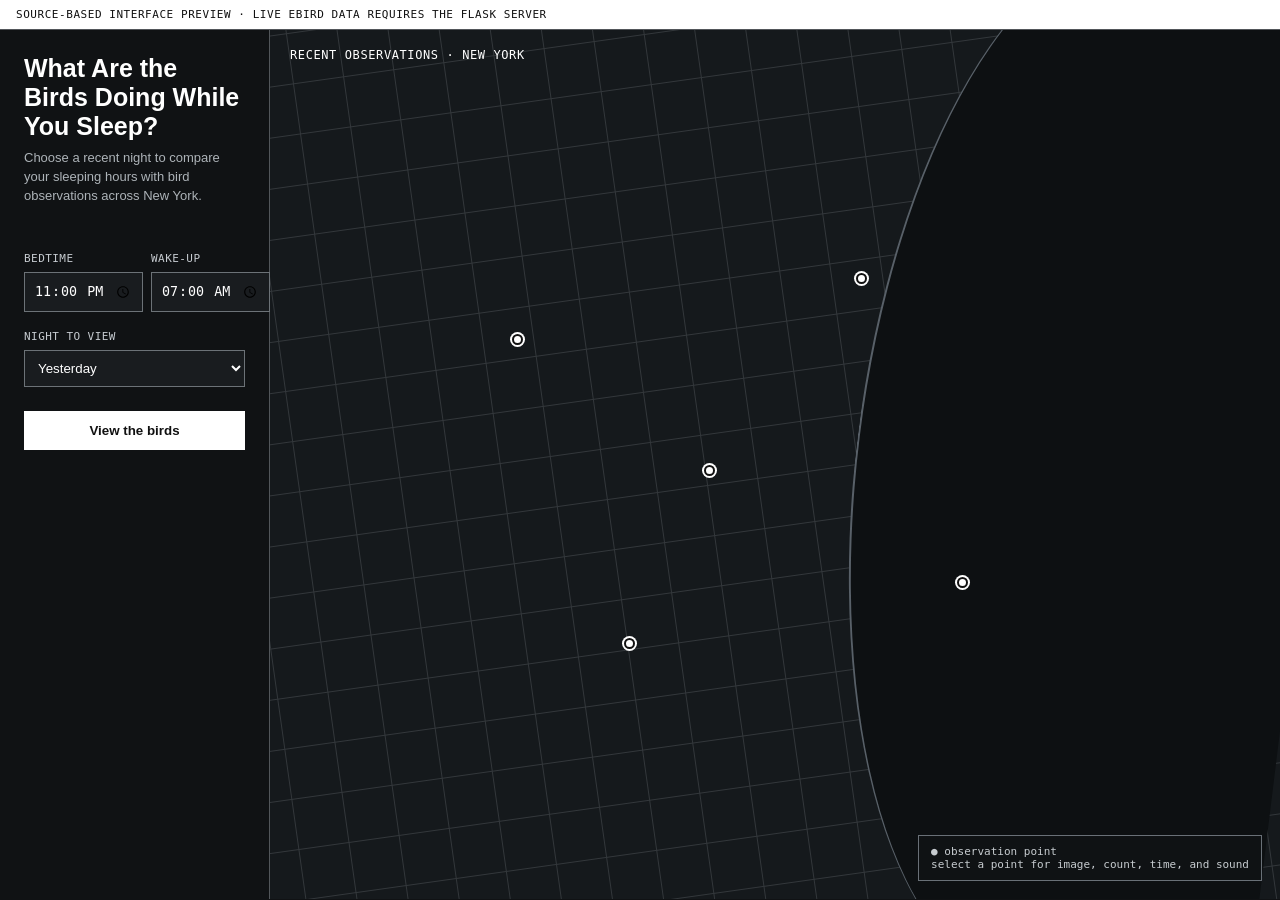
<file: previews/bird-map.html>
<!doctype html>
<html lang="en">
<head>
  <meta charset="utf-8">
  <meta name="viewport" content="width=device-width,initial-scale=1">
  <title>Bird Map — Interface Preview</title>
  <style>
    * { box-sizing: border-box; }
    body { margin: 0; background: #101214; color: #fff; font-family: Arial, sans-serif; }
    .note { padding: 8px 16px; border-bottom: 1px solid #52565a; background: #fff; color: #111; font: 11px monospace; letter-spacing: .05em; text-transform: uppercase; }
    .app { display: grid; grid-template-columns: 270px 1fr; min-height: calc(100vh - 31px); }
    .controls { padding: 24px; border-right: 1px solid #52565a; }
    h1 { margin: 0 0 8px; font-size: 25px; }
    .intro { margin: 0 0 28px; color: #adb3b8; font-size: 13px; line-height: 1.45; }
    label { display: block; margin-top: 18px; color: #c6cbd0; font: 11px monospace; letter-spacing: .04em; text-transform: uppercase; }
    .times { display: grid; grid-template-columns: 1fr 1fr; gap: 8px; }
    input, select { width: 100%; margin-top: 7px; border: 1px solid #6c7277; padding: 9px; background: #191c1f; color: #fff; }
    button { width: 100%; margin-top: 24px; border: 1px solid #fff; padding: 11px; background: #fff; color: #111; font-weight: 700; }
    .map { position: relative; overflow: hidden; min-height: 520px; background: #15191c; }
    .grid { position: absolute; inset: -40px; opacity: .32; background-image: linear-gradient(#72777c 1px, transparent 1px), linear-gradient(90deg, #72777c 1px, transparent 1px); background-size: 44px 44px; transform: rotate(-8deg) scale(1.15); }
    .water { position: absolute; top: -10%; right: -3%; width: 45%; height: 120%; border-left: 2px solid #586068; border-radius: 50% 0 0 50%; background: #0d1012; transform: rotate(7deg); }
    .marker { position: absolute; width: 11px; height: 11px; border: 2px solid #111; border-radius: 50%; background: #fff; box-shadow: 0 0 0 2px #fff; }
    .m1 { left: 24%; top: 35%; } .m2 { left: 43%; top: 50%; } .m3 { left: 58%; top: 28%; } .m4 { left: 35%; top: 70%; } .m5 { left: 68%; top: 63%; }
    .key { position: absolute; right: 18px; bottom: 18px; padding: 9px 12px; border: 1px solid #697077; background: rgba(16,18,20,.9); color: #c7ccd0; font: 11px monospace; }
    .map-title { position: absolute; top: 18px; left: 20px; font: 12px monospace; letter-spacing: .05em; text-transform: uppercase; }
    @media (max-width: 680px) {
      .app { grid-template-columns: 1fr; }
      .controls { border-right: 0; border-bottom: 1px solid #52565a; }
      .map { min-height: 380px; }
    }
  </style>
</head>
<body>
  <div class="note">Source-based interface preview · live eBird data requires the Flask server</div>
  <main class="app">
    <section class="controls">
      <h1>What Are the Birds Doing While You Sleep?</h1>
      <p class="intro">Choose a recent night to compare your sleeping hours with bird observations across New York.</p>
      <div class="times">
        <label>Bedtime<input type="time" value="23:00"></label>
        <label>Wake-up<input type="time" value="07:00"></label>
      </div>
      <label>Night to view<select><option>Yesterday</option><option>Day before yesterday</option><option>Three days ago</option></select></label>
      <button type="button">View the birds</button>
    </section>
    <section class="map" aria-label="Stylized preview of the New York observation map">
      <div class="grid"></div><div class="water"></div>
      <div class="map-title">Recent observations · New York</div>
      <i class="marker m1"></i><i class="marker m2"></i><i class="marker m3"></i><i class="marker m4"></i><i class="marker m5"></i>
      <div class="key">● observation point<br>select a point for image, count, time, and sound</div>
    </section>
  </main>
</body>
</html>
</file>
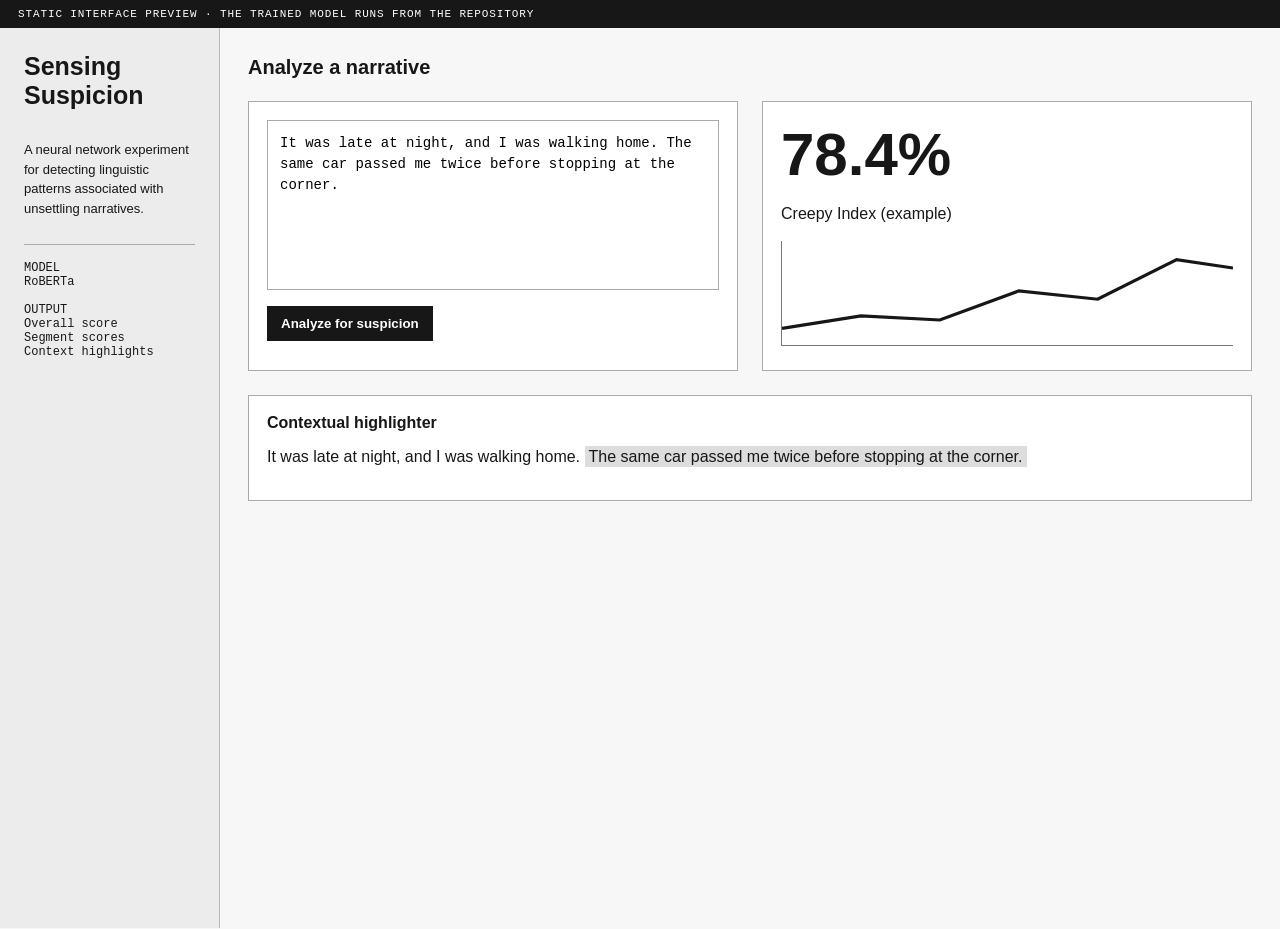
<file: previews/sensing-suspicion.html>
<!doctype html>
<html lang="en">
<head>
  <meta charset="utf-8">
  <meta name="viewport" content="width=device-width,initial-scale=1">
  <title>Sensing Suspicion — Static Interface Preview</title>
  <style>
    * { box-sizing: border-box; }
    body { margin: 0; background: #f7f7f7; color: #171717; font-family: Arial, sans-serif; }
    .note { padding: 8px 18px; background: #171717; color: #fff; font: 11px monospace; text-transform: uppercase; letter-spacing: .08em; }
    .app { display: grid; grid-template-columns: 220px 1fr; min-height: 100vh; }
    .side { padding: 24px; border-right: 1px solid #bbb; background: #ececec; }
    .side h1 { margin: 0 0 30px; font-size: 25px; }
    .side p { font-size: 13px; line-height: 1.5; }
    .model { margin-top: 26px; padding-top: 16px; border-top: 1px solid #aaa; font: 12px monospace; }
    .main { padding: 28px; }
    .main h2 { margin: 0 0 22px; font-size: 20px; }
    .columns { display: grid; grid-template-columns: 1fr 1fr; gap: 24px; }
    .panel { min-height: 270px; padding: 18px; border: 1px solid #aaa; background: #fff; }
    textarea { width: 100%; height: 170px; resize: none; border: 1px solid #aaa; padding: 12px; font: 14px/1.5 monospace; }
    button { margin-top: 12px; border: 0; padding: 10px 14px; background: #171717; color: #fff; font-weight: 700; }
    .score { color: #171717; font-size: 60px; font-weight: 700; }
    .chart { position: relative; height: 105px; margin-top: 18px; border-left: 1px solid #777; border-bottom: 1px solid #777; }
    .chart svg { position: absolute; inset: 0; width: 100%; height: 100%; }
    .highlight { margin-top: 24px; padding: 18px; border: 1px solid #aaa; background: #fff; }
    .flag { padding: 2px 4px; background: #ddd; }
    @media (max-width: 700px) {
      .app { grid-template-columns: 1fr; }
      .side { border-right: 0; border-bottom: 1px solid #aaa; }
      .columns { grid-template-columns: 1fr; }
      .main { padding: 18px; }
    }
  </style>
</head>
<body>
  <div class="note">Static interface preview · the trained model runs from the repository</div>
  <div class="app">
    <aside class="side">
      <h1>Sensing Suspicion</h1>
      <p>A neural network experiment for detecting linguistic patterns associated with unsettling narratives.</p>
      <div class="model">MODEL<br>RoBERTa<br><br>OUTPUT<br>Overall score<br>Segment scores<br>Context highlights</div>
    </aside>
    <main class="main">
      <h2>Analyze a narrative</h2>
      <div class="columns">
        <section class="panel">
          <textarea aria-label="Example narrative">It was late at night, and I was walking home. The same car passed me twice before stopping at the corner.</textarea>
          <button type="button">Analyze for suspicion</button>
        </section>
        <section class="panel">
          <div class="score">78.4%</div>
          <p>Creepy Index (example)</p>
          <div class="chart"><svg viewBox="0 0 400 100" preserveAspectRatio="none"><polyline points="0,84 70,72 140,76 210,48 280,56 350,18 400,26" fill="none" stroke="#171717" stroke-width="3"/></svg></div>
        </section>
      </div>
      <section class="highlight">
        <strong>Contextual highlighter</strong>
        <p>It was late at night, and I was walking home. <span class="flag">The same car passed me twice before stopping at the corner.</span></p>
      </section>
    </main>
  </div>
</body>
</html>
</file>
<file: styles.css>
:root {
  --white: #fff;
  --black: #111;
  --gray: #6e6e6e;
  --pale: #f4f4f2;
  --line: #b9b9b5;
  --pad: clamp(18px, 2.8vw, 42px);
}

* { box-sizing: border-box; }
html { scroll-behavior: smooth; }

body {
  margin: 0;
  background: var(--white);
  color: var(--black);
  font-family: Arial, Helvetica, sans-serif;
  line-height: 1.35;
}

a { color: inherit; text-underline-offset: 3px; }

.site-header {
  position: sticky;
  top: 0;
  z-index: 20;
  display: flex;
  align-items: center;
  justify-content: space-between;
  min-height: 52px;
  padding: 0 var(--pad);
  border-bottom: 1px solid var(--black);
  background: rgba(255,255,255,.96);
}

.wordmark { font-size: 14px; font-weight: 700; text-decoration: none; }
nav { display: flex; gap: 22px; font-size: 12px; text-transform: uppercase; }

.hero {
  padding: 46px var(--pad) 30px;
  border-bottom: 1px solid var(--black);
}

.eyebrow,
.section-no,
.tags,
.small {
  margin: 0 0 18px;
  color: var(--gray);
  font: 11px/1.4 "Courier New", monospace;
  letter-spacing: .04em;
  text-transform: uppercase;
}

h1 {
  max-width: 1180px;
  margin: 0;
  font-size: clamp(30px, 4vw, 52px);
  font-weight: 500;
  letter-spacing: -.035em;
  line-height: 1.03;
}

.hero-details {
  display: grid;
  grid-template-columns: 1.1fr 1.1fr .8fr;
  gap: clamp(24px, 4vw, 64px);
  margin-top: 46px;
  padding-top: 24px;
  border-top: 1px solid var(--line);
}

.hero-details p { max-width: 440px; margin: 0; font-size: 14px; }
.down { display: block; width: fit-content; margin-top: 32px; font: 11px "Courier New", monospace; text-transform: uppercase; }

.work-intro {
  display: grid;
  grid-template-columns: .8fr 1.2fr;
  gap: 8vw;
  padding: 48px var(--pad) 38px;
  border-bottom: 1px solid var(--black);
}

h2 { margin: 0; font-size: clamp(26px, 3vw, 38px); font-weight: 500; letter-spacing: -.025em; line-height: 1.05; }
.work-intro > div:last-child { max-width: 760px; font-size: 14px; }
.work-intro > div:last-child > p { margin-top: 0; }

.filters { display: flex; flex-wrap: wrap; gap: 7px; margin-top: 24px; }
.filter {
  border: 1px solid var(--black);
  border-radius: 999px;
  padding: 6px 11px;
  background: var(--white);
  color: var(--black);
  cursor: pointer;
  font: 10px "Courier New", monospace;
  text-transform: uppercase;
}
.filter:hover,
.filter.is-active { background: var(--black); color: var(--white); }

.projects {
  display: grid;
  grid-template-columns: repeat(2, minmax(0, 1fr));
  border-left: 1px solid var(--line);
}

.project {
  min-width: 0;
  border-right: 1px solid var(--line);
  border-bottom: 1px solid var(--line);
}
.project[hidden] { display: none; }

.project-meta {
  display: grid;
  grid-template-columns: auto 1fr auto;
  gap: 12px;
  padding: 12px 16px;
  border-bottom: 1px solid var(--line);
  color: var(--gray);
  font: 10px/1.3 "Courier New", monospace;
  text-transform: uppercase;
}
.project-meta span:nth-child(2) { overflow: hidden; white-space: nowrap; text-overflow: ellipsis; }
.project-meta span:first-child { color: var(--black); }

.project-body { padding: 18px 18px 24px; }
.viewport { overflow: hidden; border: 1px solid var(--black); background: var(--white); }

.browser-bar {
  display: grid;
  grid-template-columns: auto minmax(0, 1fr) auto auto;
  align-items: center;
  gap: 9px;
  min-height: 34px;
  padding: 0 9px;
  border-bottom: 1px solid var(--black);
  background: var(--pale);
  font: 9px "Courier New", monospace;
}

.browser-bar a,
.reload {
  border: 0;
  padding: 3px 4px;
  background: transparent;
  color: var(--black);
  cursor: pointer;
  font: inherit;
  text-decoration: none;
  text-transform: uppercase;
}
.reload:hover { text-decoration: underline; }

.browser-bar a {
  align-self: stretch;
  display: flex;
  align-items: center;
  margin-right: -9px;
  padding: 0 16px;
  background: var(--black);
  color: var(--white);
  font-size: 11px;
  font-weight: 700;
  letter-spacing: .06em;
}
.browser-bar a:hover { background: #ff4b33; }

.live-dot,
.static-dot { width: 7px; height: 7px; border: 1px solid var(--black); border-radius: 50%; background: var(--black); }
.static-dot { background: var(--white); }
.address { overflow: hidden; white-space: nowrap; text-overflow: ellipsis; }

.frame-stage { position: relative; width: 100%; aspect-ratio: 16 / 10; background: var(--white); }
.frame-stage iframe {
  position: absolute;
  inset: 0;
  width: 100%;
  height: 100%;
  border: 0;
  background: var(--white);
  opacity: 0;
  transition: opacity .2s ease;
}
.frame-stage iframe.is-loaded { opacity: 1; }
.loading {
  position: absolute;
  inset: 0;
  display: grid;
  place-items: center;
  margin: 0;
  color: var(--gray);
  font: 10px "Courier New", monospace;
  text-transform: uppercase;
}

.project-text { padding-top: 16px; }
.project-text h3 { margin: 0 0 10px; font-size: 24px; font-weight: 500; letter-spacing: -.025em; line-height: 1; }
.project-text h3 a { text-decoration: none; }
.project-text h3 a::after { content: " ↗"; font-size: .7em; }
.project-text h3 a:hover { text-decoration: underline; }
.project-text p { margin: 0 0 11px; font-size: 13px; }
.project-text .tags { margin: 0 0 12px; font-size: 9px; }
.project-text > a,
.links { font: 10px "Courier New", monospace; text-transform: uppercase; }
.links { display: flex; flex-wrap: wrap; gap: 14px; }

.repo-index { padding: 58px var(--pad); border-bottom: 1px solid var(--black); }
.repo-index h2 { margin-bottom: 34px; }
.repo-groups { display: grid; grid-template-columns: repeat(3, 1fr); border-top: 1px solid var(--line); border-left: 1px solid var(--line); }
.repo-groups > div { min-height: 230px; padding: 18px; border-right: 1px solid var(--line); border-bottom: 1px solid var(--line); }
.repo-groups h3 { margin: 0 0 26px; font: 10px "Courier New", monospace; text-transform: uppercase; }
.repo-groups a { display: block; width: fit-content; margin-bottom: 10px; font-size: 13px; }

footer { display: flex; justify-content: space-between; padding: 22px var(--pad); font: 10px "Courier New", monospace; text-transform: uppercase; }

@media (max-width: 820px) {
  .hero-details { grid-template-columns: 1fr 1fr; }
  .hero-details p:last-child { grid-column: 1 / -1; }
  .work-intro { grid-template-columns: 1fr; gap: 26px; }
  .projects { grid-template-columns: 1fr; }
  .repo-groups { grid-template-columns: 1fr; }
}

@media (max-width: 520px) {
  nav a:not(:last-child) { display: none; }
  .hero { padding-top: 34px; }
  h1 { font-size: 30px; }
  .hero-details { grid-template-columns: 1fr; gap: 20px; margin-top: 32px; }
  .hero-details p:last-child { grid-column: auto; }
  .browser-bar { grid-template-columns: auto minmax(0, 1fr) auto; }
  .reload { display: none; }
  .frame-stage { aspect-ratio: 4 / 3; min-height: 300px; }
  .repo-index { padding: 46px 18px; }
}

@media (prefers-reduced-motion: reduce) {
  html { scroll-behavior: auto; }
  .frame-stage iframe { transition: none; }
}
</file>
<file: Kiara-Li/styles.css>
:root {
  --white: #fff;
  --black: #111;
  --gray: #6e6e6e;
  --pale: #f4f4f2;
  --line: #b9b9b5;
  --pad: clamp(18px, 2.8vw, 42px);
}

* { box-sizing: border-box; }
html { scroll-behavior: smooth; }

body {
  margin: 0;
  background: var(--white);
  color: var(--black);
  font-family: Arial, Helvetica, sans-serif;
  line-height: 1.35;
}

a { color: inherit; text-underline-offset: 3px; }

.site-header {
  position: sticky;
  top: 0;
  z-index: 20;
  display: flex;
  align-items: center;
  justify-content: space-between;
  min-height: 52px;
  padding: 0 var(--pad);
  border-bottom: 1px solid var(--black);
  background: rgba(255,255,255,.96);
}

.wordmark { font-size: 14px; font-weight: 700; text-decoration: none; }
nav { display: flex; gap: 22px; font-size: 12px; text-transform: uppercase; }

.hero {
  padding: 46px var(--pad) 30px;
  border-bottom: 1px solid var(--black);
}

.eyebrow,
.section-no,
.tags,
.small {
  margin: 0 0 18px;
  color: var(--gray);
  font: 11px/1.4 "Courier New", monospace;
  letter-spacing: .04em;
  text-transform: uppercase;
}

h1 {
  max-width: 1180px;
  margin: 0;
  font-size: clamp(30px, 4vw, 52px);
  font-weight: 500;
  letter-spacing: -.035em;
  line-height: 1.03;
}

.hero-details {
  display: grid;
  grid-template-columns: 1.1fr 1.1fr .8fr;
  gap: clamp(24px, 4vw, 64px);
  margin-top: 46px;
  padding-top: 24px;
  border-top: 1px solid var(--line);
}

.hero-details p { max-width: 440px; margin: 0; font-size: 14px; }
.down { display: block; width: fit-content; margin-top: 32px; font: 11px "Courier New", monospace; text-transform: uppercase; }

.work-intro {
  display: grid;
  grid-template-columns: .8fr 1.2fr;
  gap: 8vw;
  padding: 48px var(--pad) 38px;
  border-bottom: 1px solid var(--black);
}

h2 { margin: 0; font-size: clamp(26px, 3vw, 38px); font-weight: 500; letter-spacing: -.025em; line-height: 1.05; }
.work-intro > div:last-child { max-width: 760px; font-size: 14px; }
.work-intro > div:last-child > p { margin-top: 0; }

.filters { display: flex; flex-wrap: wrap; gap: 7px; margin-top: 24px; }
.filter {
  border: 1px solid var(--black);
  border-radius: 999px;
  padding: 6px 11px;
  background: var(--white);
  color: var(--black);
  cursor: pointer;
  font: 10px "Courier New", monospace;
  text-transform: uppercase;
}
.filter:hover,
.filter.is-active { background: var(--black); color: var(--white); }

.projects {
  display: grid;
  grid-template-columns: repeat(2, minmax(0, 1fr));
  border-left: 1px solid var(--line);
}

.project {
  min-width: 0;
  border-right: 1px solid var(--line);
  border-bottom: 1px solid var(--line);
}
.project[hidden] { display: none; }

.project-meta {
  display: grid;
  grid-template-columns: auto 1fr auto;
  gap: 12px;
  padding: 12px 16px;
  border-bottom: 1px solid var(--line);
  color: var(--gray);
  font: 10px/1.3 "Courier New", monospace;
  text-transform: uppercase;
}
.project-meta span:nth-child(2) { overflow: hidden; white-space: nowrap; text-overflow: ellipsis; }
.project-meta span:first-child { color: var(--black); }

.project-body { padding: 18px 18px 24px; }
.viewport { overflow: hidden; border: 1px solid var(--black); background: var(--white); }

.browser-bar {
  display: grid;
  grid-template-columns: auto minmax(0, 1fr) auto auto;
  align-items: center;
  gap: 9px;
  min-height: 34px;
  padding: 0 9px;
  border-bottom: 1px solid var(--black);
  background: var(--pale);
  font: 9px "Courier New", monospace;
}

.browser-bar a,
.reload {
  border: 0;
  padding: 3px 4px;
  background: transparent;
  color: var(--black);
  cursor: pointer;
  font: inherit;
  text-decoration: none;
  text-transform: uppercase;
}
.reload:hover { text-decoration: underline; }

.browser-bar a {
  align-self: stretch;
  display: flex;
  align-items: center;
  margin-right: -9px;
  padding: 0 16px;
  background: var(--black);
  color: var(--white);
  font-size: 11px;
  font-weight: 700;
  letter-spacing: .06em;
}
.browser-bar a:hover { background: #ff4b33; }

.live-dot,
.static-dot { width: 7px; height: 7px; border: 1px solid var(--black); border-radius: 50%; background: var(--black); }
.static-dot { background: var(--white); }
.address { overflow: hidden; white-space: nowrap; text-overflow: ellipsis; }

.frame-stage { position: relative; width: 100%; aspect-ratio: 16 / 10; background: var(--white); }
.frame-stage iframe {
  position: absolute;
  inset: 0;
  width: 100%;
  height: 100%;
  border: 0;
  background: var(--white);
  opacity: 0;
  transition: opacity .2s ease;
}
.frame-stage iframe.is-loaded { opacity: 1; }
.loading {
  position: absolute;
  inset: 0;
  display: grid;
  place-items: center;
  margin: 0;
  color: var(--gray);
  font: 10px "Courier New", monospace;
  text-transform: uppercase;
}

.project-text { padding-top: 16px; }
.project-text h3 { margin: 0 0 10px; font-size: 24px; font-weight: 500; letter-spacing: -.025em; line-height: 1; }
.project-text h3 a { text-decoration: none; }
.project-text h3 a::after { content: " ↗"; font-size: .7em; }
.project-text h3 a:hover { text-decoration: underline; }
.project-text p { margin: 0 0 11px; font-size: 13px; }
.project-text .tags { margin: 0 0 12px; font-size: 9px; }
.project-text > a,
.links { font: 10px "Courier New", monospace; text-transform: uppercase; }
.links { display: flex; flex-wrap: wrap; gap: 14px; }

.repo-index { padding: 58px var(--pad); border-bottom: 1px solid var(--black); }
.repo-index h2 { margin-bottom: 34px; }
.repo-groups { display: grid; grid-template-columns: repeat(3, 1fr); border-top: 1px solid var(--line); border-left: 1px solid var(--line); }
.repo-groups > div { min-height: 230px; padding: 18px; border-right: 1px solid var(--line); border-bottom: 1px solid var(--line); }
.repo-groups h3 { margin: 0 0 26px; font: 10px "Courier New", monospace; text-transform: uppercase; }
.repo-groups a { display: block; width: fit-content; margin-bottom: 10px; font-size: 13px; }

footer { display: flex; justify-content: space-between; padding: 22px var(--pad); font: 10px "Courier New", monospace; text-transform: uppercase; }

@media (max-width: 820px) {
  .hero-details { grid-template-columns: 1fr 1fr; }
  .hero-details p:last-child { grid-column: 1 / -1; }
  .work-intro { grid-template-columns: 1fr; gap: 26px; }
  .projects { grid-template-columns: 1fr; }
  .repo-groups { grid-template-columns: 1fr; }
}

@media (max-width: 520px) {
  nav a:not(:last-child) { display: none; }
  .hero { padding-top: 34px; }
  h1 { font-size: 30px; }
  .hero-details { grid-template-columns: 1fr; gap: 20px; margin-top: 32px; }
  .hero-details p:last-child { grid-column: auto; }
  .browser-bar { grid-template-columns: auto minmax(0, 1fr) auto; }
  .reload { display: none; }
  .frame-stage { aspect-ratio: 4 / 3; min-height: 300px; }
  .repo-index { padding: 46px 18px; }
}

@media (prefers-reduced-motion: reduce) {
  html { scroll-behavior: auto; }
  .frame-stage iframe { transition: none; }
}
</file>
